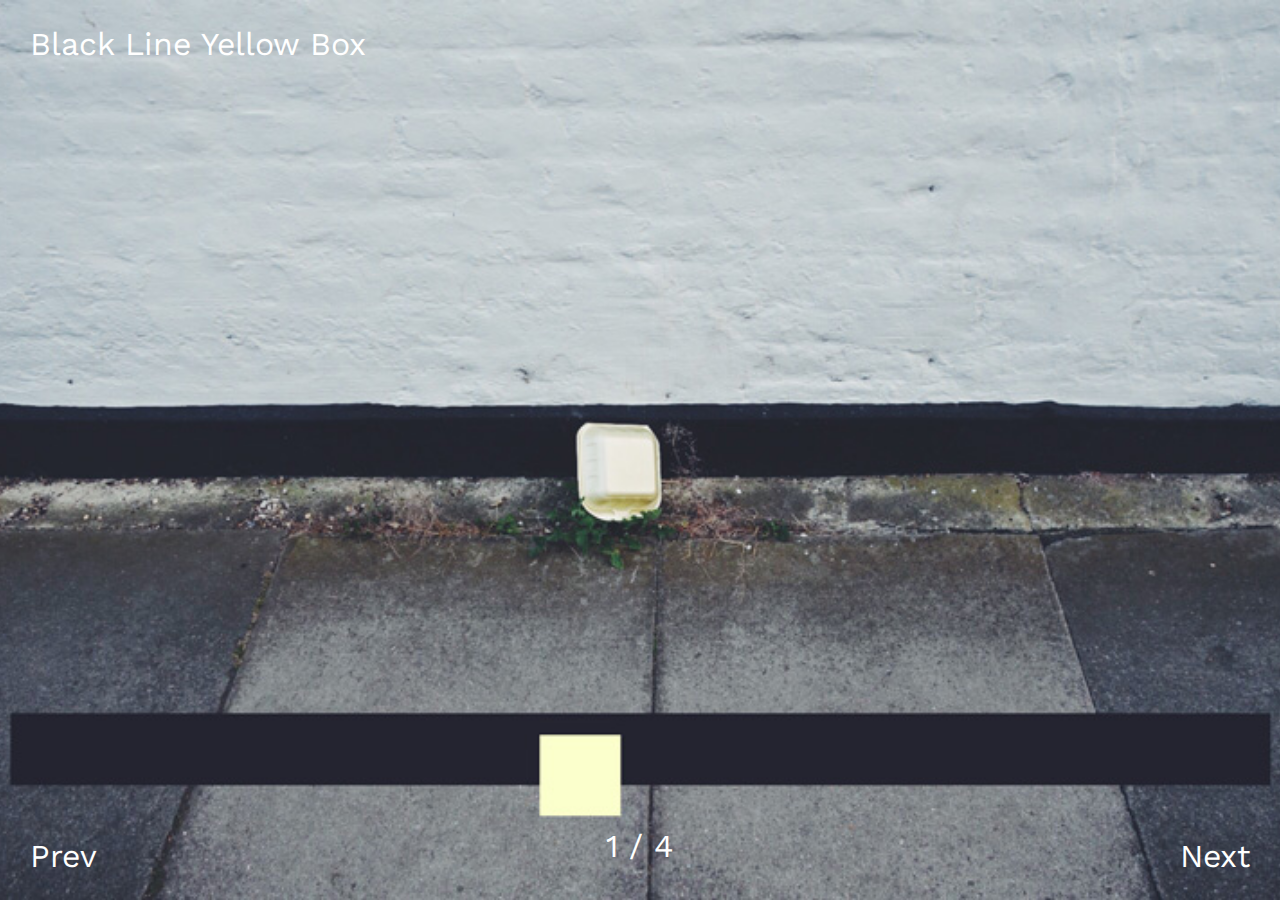
<file: boyce slideshow/index.html>
<!doctype html>
<html>

<head>
    <meta charset="utf-8">
    <meta name="generator" content="SuperHi">
    <meta http-equiv="X-UA-Compatible" content="IE=edge">
    <meta name="viewport" content="width=device-width, initial-scale=1">
    <title>boyce</title>

    <link rel="stylesheet" href="_base.css">
    <link rel="stylesheet" href="_fonts.css">
    <link rel="stylesheet" href="style.css">

</head>

<body>
    <div class="slideshow">
        <div class="holder">
            <div class="slide-1">Black Line Yellow Box</div>
            <div class="slide-2">Bollard Bag Black Grey</div>
            <div class="slide-3">Cardboard Box Metal Panel</div>
            <div class="slide-4">Post Panel Frame</div>
        </div>
    </div>

    <div class="steps">

    </div>

    <a href="#" class="prev">Prev</a>
    <a href="#" class="next">Next</a>

    <script src="jquery.js"></script>
    <script src="main.js"></script>
</body>

</html>
</file>
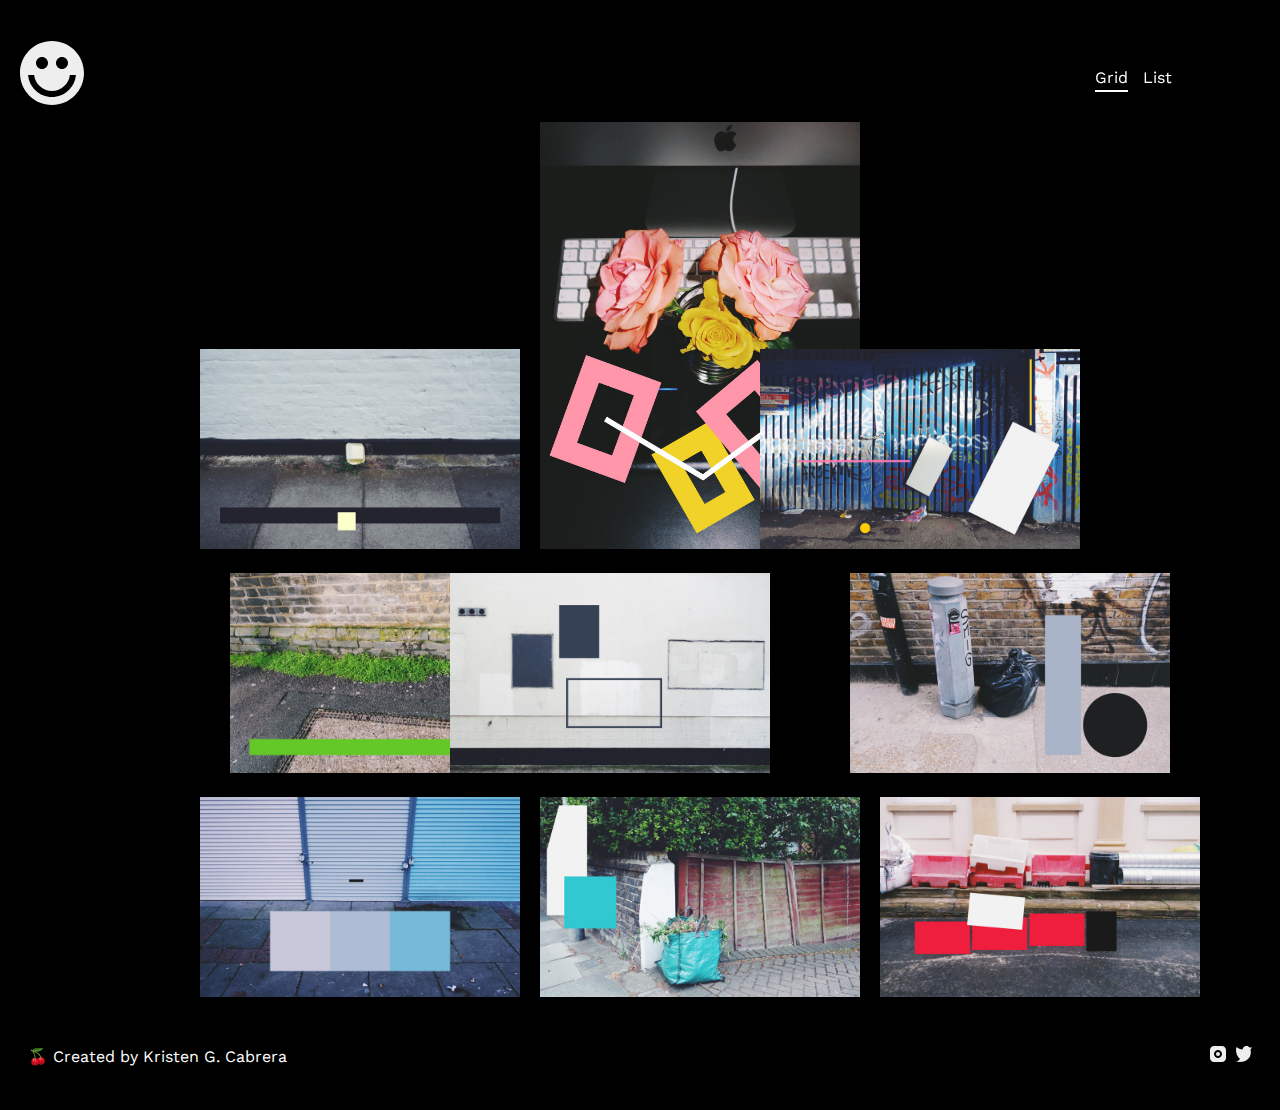
<file: boyce/index.html>
<!doctype html>
<html>

<head>
    <meta charset="utf-8">
    <title>Boyce</title>
    <link rel="stylesheet" href="style.css">
    <link href="https://fonts.googleapis.com/css?family=Work+Sans:400,500" rel="stylesheet">

</head>


<body>
    <header>
        <h1>
            <img src="logo.svg">
        </h1>
        <nav>
            <a class="selected" href="index.html">Grid</a>
            <a href="list.html">List</a>
        </nav>
    </header>

    <section class="photos">
        <div class="photo">
            <div class="overlay">
                <h2>Black Line Yellow Box</h2>
            </div>
            <img src="image_1.jpg">
        </div>
        <div class="photo small">
            <div class="overlay">
                <h2>Desk Flowers</h2>
            </div>
            <img src="image_2.jpg">
        </div>
        <div class="photo">
            <div class="overlay">
                <h2>Fence Sign Reach</h2>
            </div>
            <img src="image_3.jpg">
        </div>
        <div class="photo small">
            <div class="overlay">
                <h2>Green Grass Line</h2>
            </div>
            <img src="image_4.jpg">
        </div>
        <div class="photo large">
            <div class="overlay">
                <h2>Fill Outline</h2>
            </div>
            <img src="image_5.jpg">
        </div>
        <div class="photo small">
            <div class="overlay">
                <h2>Bollard Bag Black Grey</h2>
            </div>
            <img src="image_6.jpg">
        </div>
        <div class="photo">
            <div class="overlay">
                <h2>Three Shutters</h2>
            </div>
            <img src="image_7.jpg">

        </div>
        <div class="photo">
            <div class="overlay">
                <h2>Green Bag White Wall</h2>
            </div>
            <img src="image_8.jpg">
        </div>
        <div class="photo small">
            <div class="overlay">
                <h2>Temporary Barrier Bin</h2>
            </div>
            <img src="image_9.jpg">
        </div>
    </section>
    <footer>
        <p>
            🍒 Created by Kristen G. Cabrera
        </p>
        <nav>
            <a href="https://www.instagram.com/kris10cabrera/"><img src="icon-instagram.svg"></a>
            <a href="https://twitter.com/kris10cabrera"><img src="icon-twitter.svg"></a>

        </nav>
    </footer>





</body>

</html>
</file>
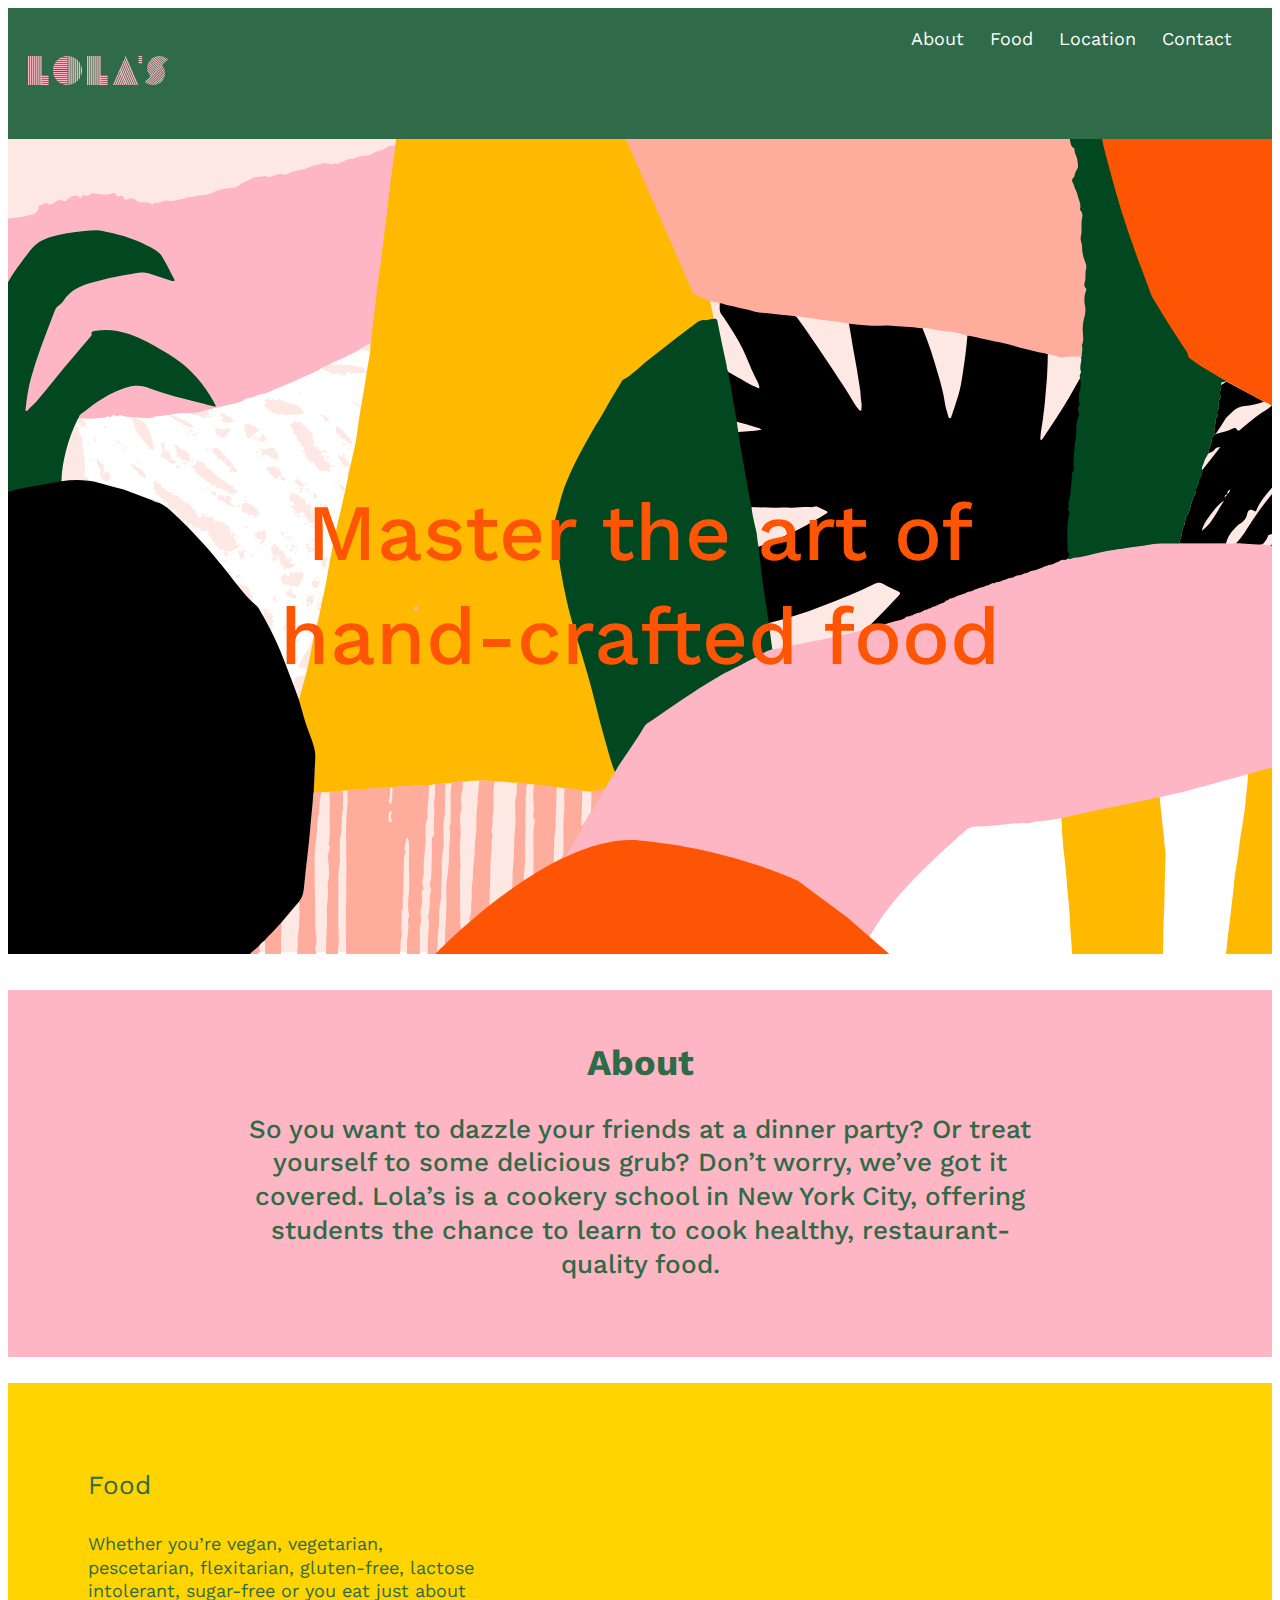
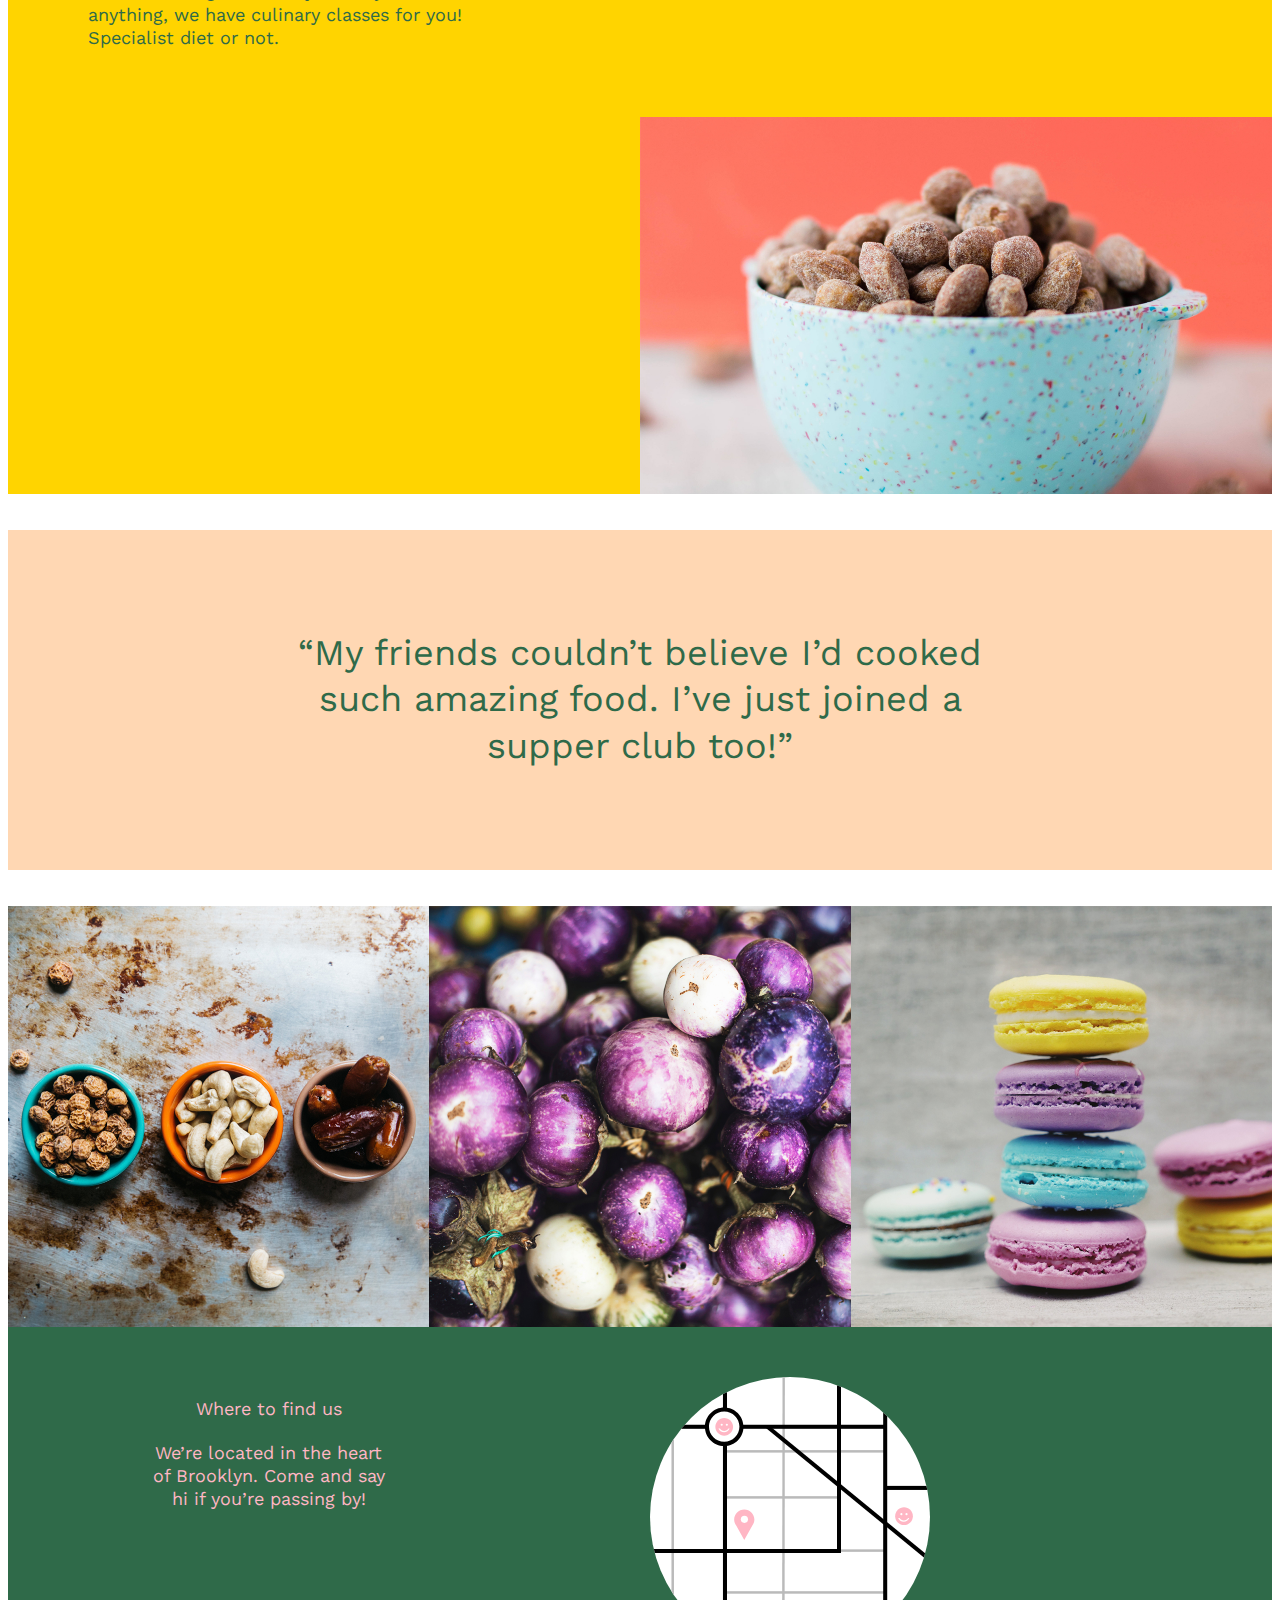
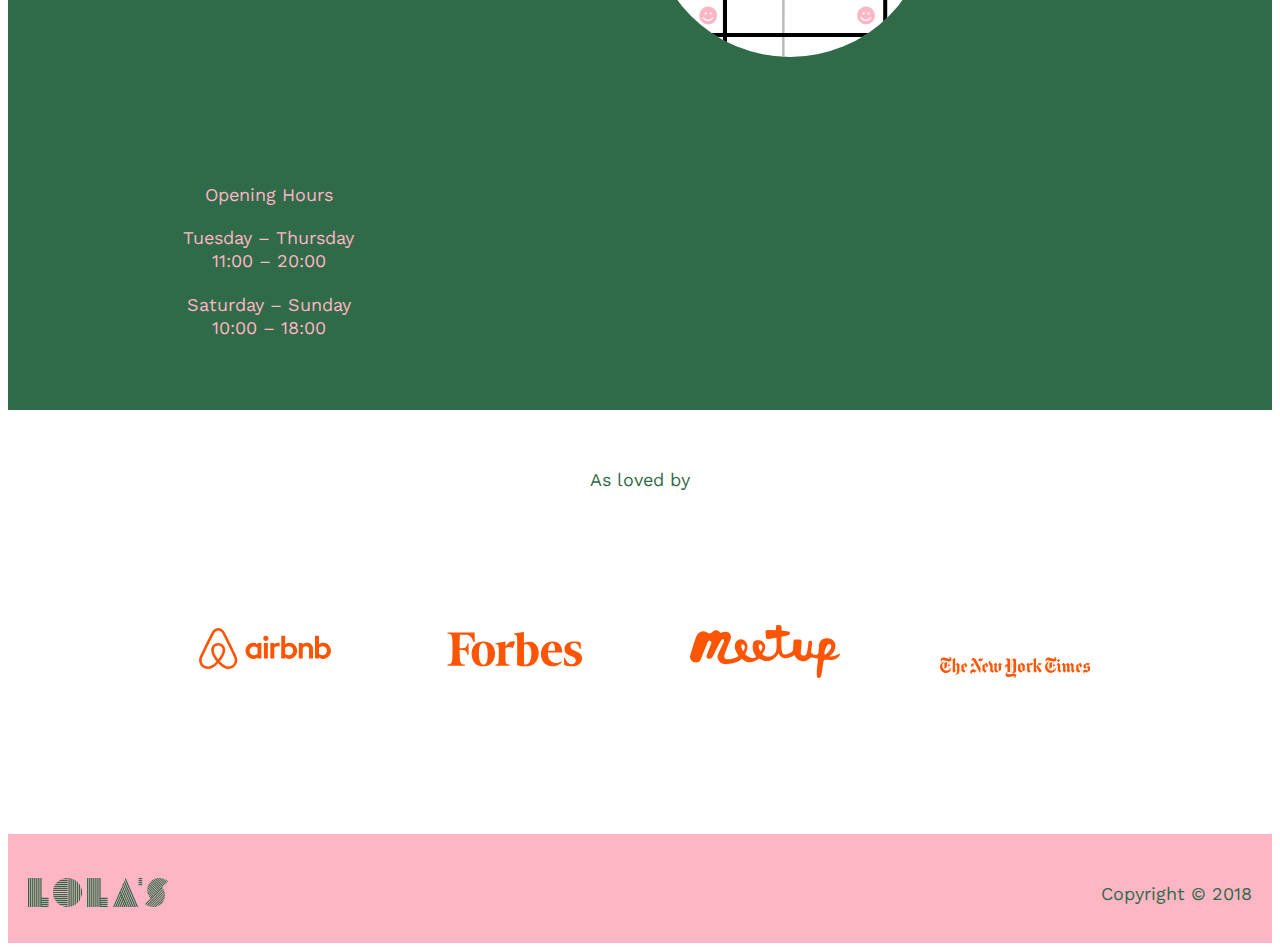
<file: lola/index.html>
<!doctype html>
<html>

<head>
    <meta charset="utf-8">
    <title>Lola</title>
    <link rel="stylesheet" href="style.css">
    <link href="https://fonts.googleapis.com/css?family=Work+Sans:400,500" rel="stylesheet">

</head>


<body>
    <header>
        <h1>
            <img src="logo-pink.svg">
        </h1>
        <nav>
            <a href="#about">About</a>
            <a href="#food">Food</a>
            <a href="#find-us">Location</a>
            <a href="#contact">Contact</a>
        </nav>
    </header>

    <section class="hero">
        <h2>
            Master the art of hand-crafted food
        </h2>
    </section>

    <section id="about">
        <h3>
            About
        </h3>
        <p>
            So you want to dazzle your friends at a dinner party? Or treat yourself to some delicious grub? Don’t worry, we’ve got it covered. Lola’s is a cookery school in New York City, offering students the chance to learn to cook healthy, restaurant-quality food.
        </p>

    </section>

    <section id="food">
        <div class="fooddiv">
            <p>
                Food
            </p>
            <p>
                Whether you’re vegan, vegetarian, pescetarian, flexitarian, gluten-free, lactose intolerant, sugar-free or you eat just about anything, we have culinary classes for you! Specialist diet or not.
            </p>

        </div>
        <div>
            <img src="blue-bowl.jpg">
        </div>
    </section>

    <section class="quote">
        <p>
            “My friends couldn’t believe I’d cooked such amazing food. I’ve just joined a supper club too!”
        </p>
    </section>

    <section class="image">
        <img src="bowls.jpg">
        <img src="vegetables.jpg">
        <img src="macaroons.jpg">
    </section>

    <section id="find-us">
        <div class="directions">
            <p>Where to find us</p>
            <p>We’re located in the heart of Brooklyn. Come and say hi if you’re passing by!</p>
        </div>

        <div class="map">
            <img src="map.svg">
        </div>

        <div class="openingtimes">
            <p>Opening Hours</p>
            <p>Tuesday – Thursday 11:00 – 20:00</p>
            <p>Saturday – Sunday 10:00 – 18:00</p>
        </div>
    </section>

    <section class="logo">
        <p>
            As loved by
        </p>
        <img src="airbnb.svg"><img src="forbes.svg"><img src="meetup.svg"><img src="nyt.svg">

    </section>

    <footer>
        <h1>
            <img src="logo-green.svg">
        </h1>
        <p>
            Copyright &copy; 2018
        </p>
    </footer>
</body>

</html>
</file>
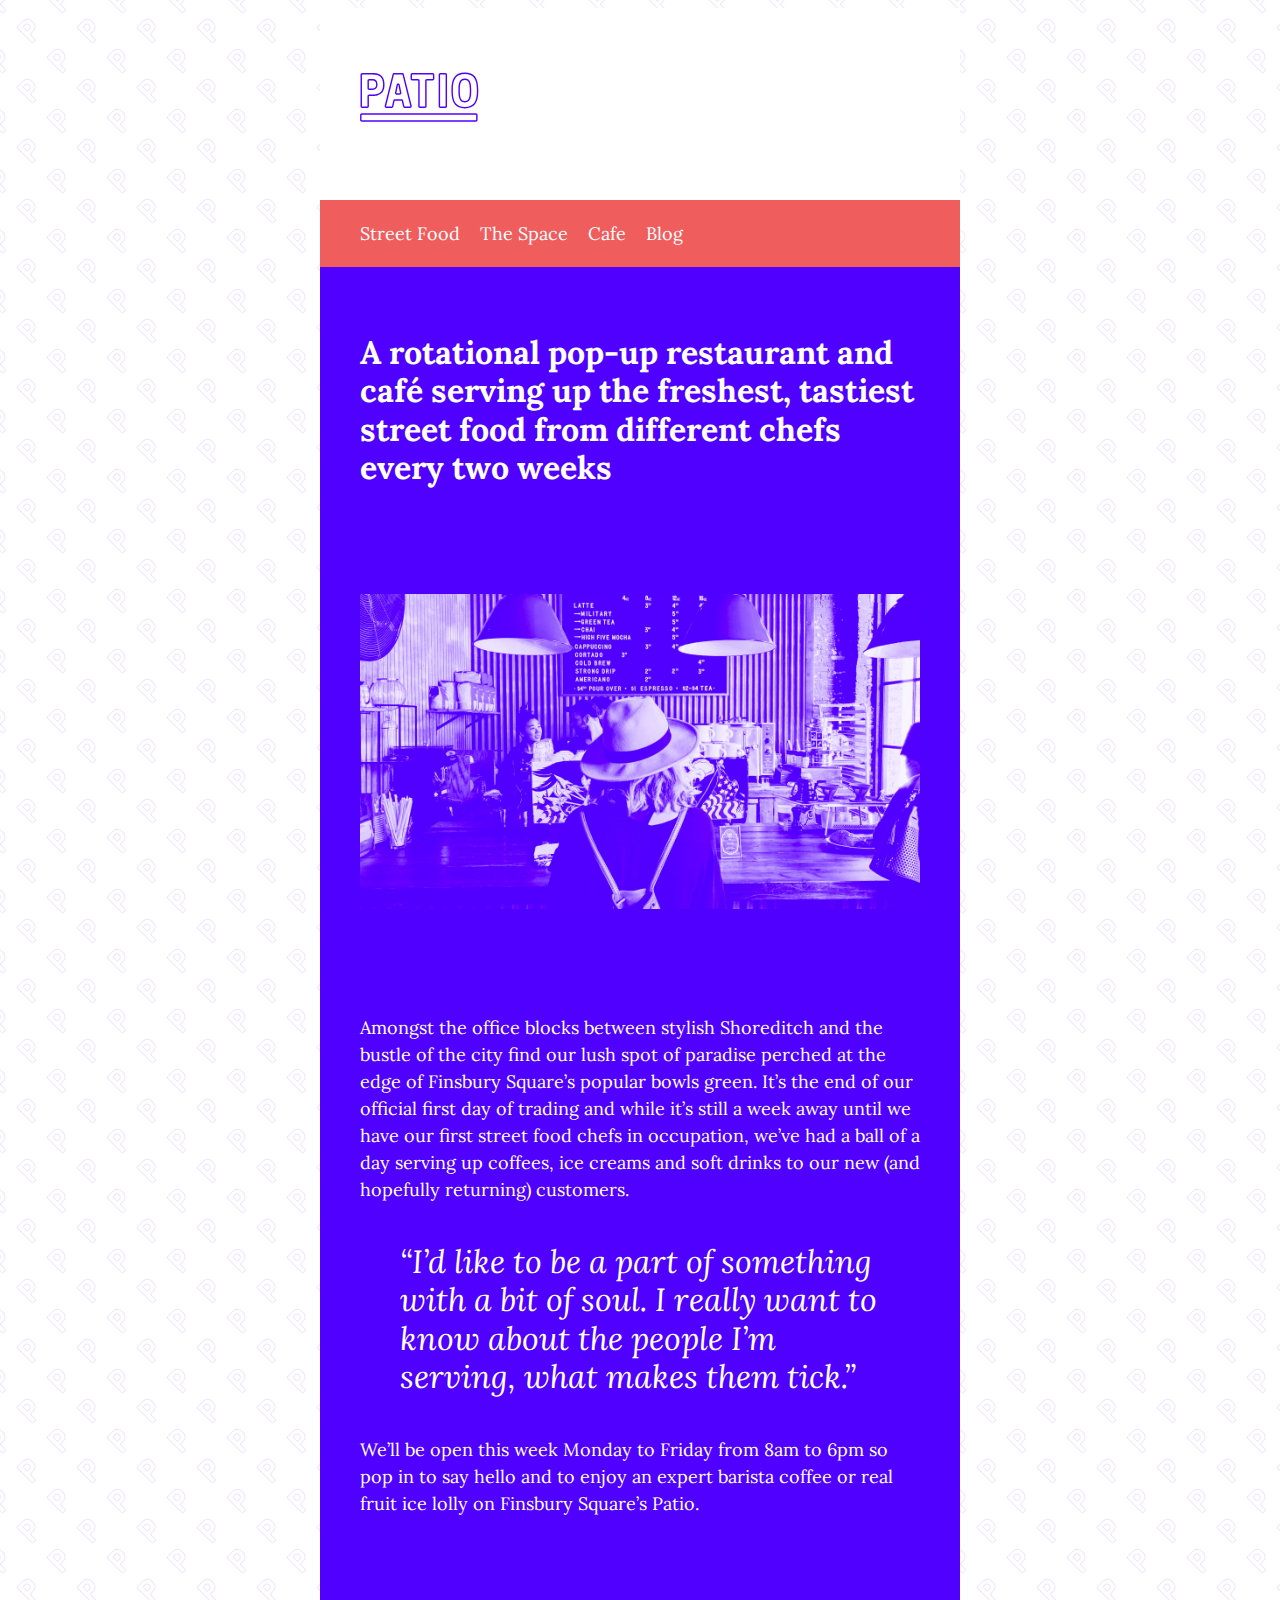
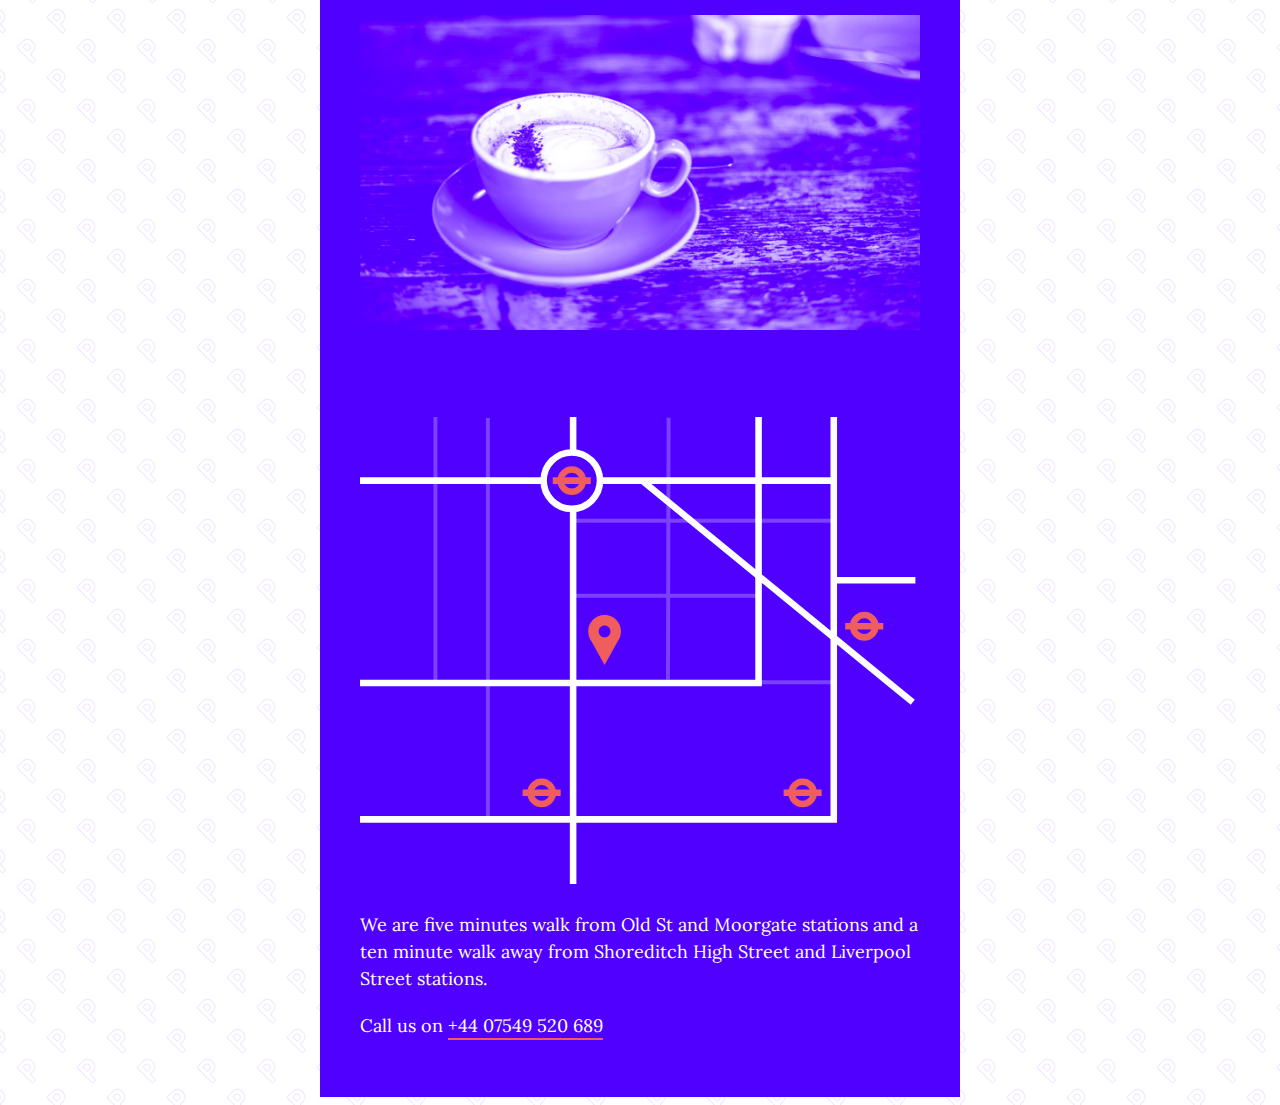
<file: patio/index.html>
<!doctype html>
<html>

<head>
    <meta charset="utf-8">
    <title>Patio</title>
    <link rel="stylesheet" href="style.css">
    <link href="https://fonts.googleapis.com/css?family=Lora" rel="stylesheet">

</head>


<body>
    <header>
        <h1>
            <img src="logo.svg">
            <!--vector file for the web, can export for illustrator or sketch. crystal clear quality-->
        </h1>
    </header>

    <nav>
        <a href="Streetfood.html">Street Food</a>
        <a href="Streetfood.html">The Space</a>
        <a href="Streetfood.html">Cafe</a>
        <a href="Streetfood.html">Blog</a>


    </nav>

    <section>
        <h2>
            A rotational pop-up restaurant and café serving up the freshest, tastiest street food from different chefs every two weeks
        </h2>
    </section>

    <section class="image">
        <img src="store.jpg">
    </section>

    <section>
        <p>
            Amongst the office blocks between stylish Shoreditch and the bustle of the city find our lush spot of paradise perched at the edge of Finsbury Square’s popular bowls green. It’s the end of our official first day of trading and while it’s still a week
            away until we have our first street food chefs in occupation, we’ve had a ball of a day serving up coffees, ice creams and soft drinks to our new (and hopefully returning) customers.
        </p>
        <blockquote>
            “I’d like to be a part of something with a bit of soul. I really want to know about the people I’m serving, what makes them tick.”
        </blockquote>
        <p>
            We’ll be open this week Monday to Friday from 8am to 6pm so pop in to say hello and to enjoy an expert barista coffee or real fruit ice lolly on Finsbury Square’s Patio.
        </p>
    </section>

    <section class="image">
        <img src="coffee.jpg">
    </section>

    <section class="contact">


        <img src="map.svg" class="map">
        <p>
            We are five minutes walk from Old St and Moorgate stations and a ten minute walk away from Shoreditch High Street and Liverpool Street stations.

        </p>
        <p>
            Call us on <a href="tel:+44 07549 520 689">+44 07549 520 689</a>
        </p>


    </section>
</body>

</html>
</file>
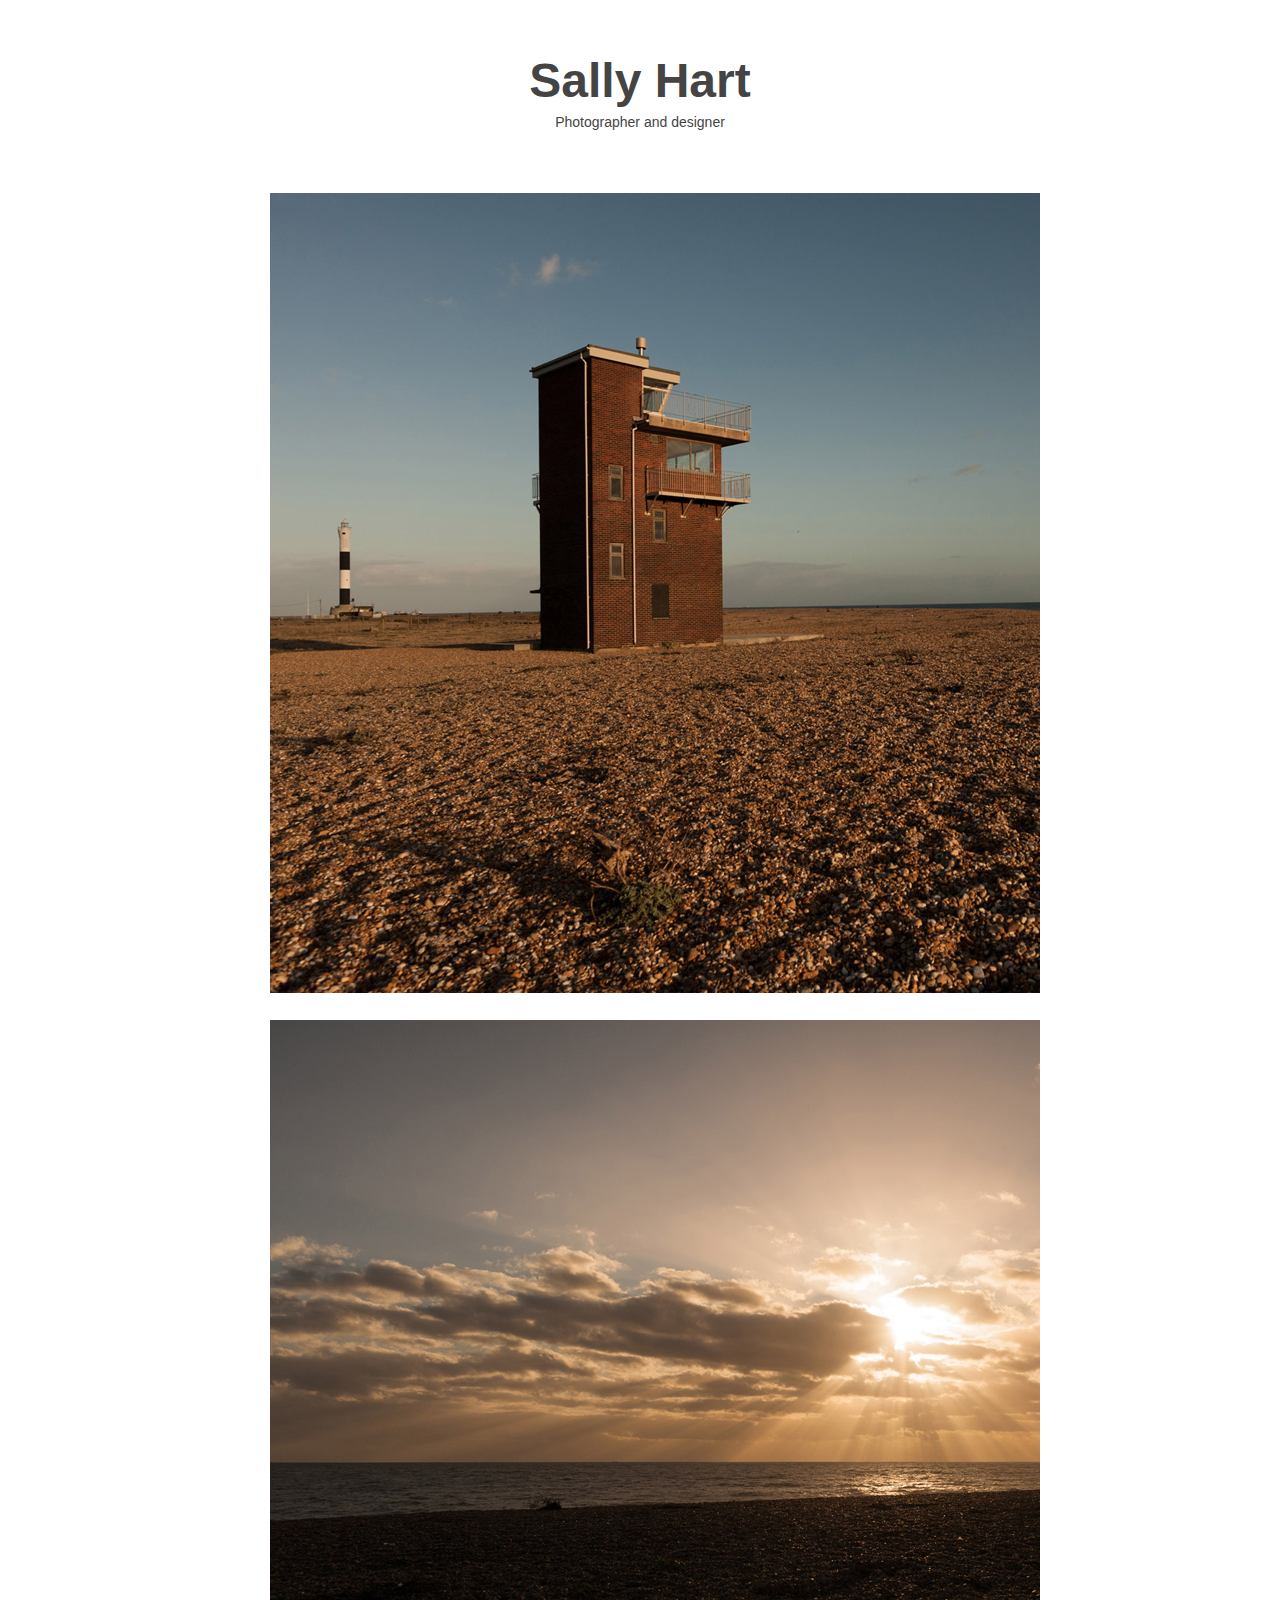
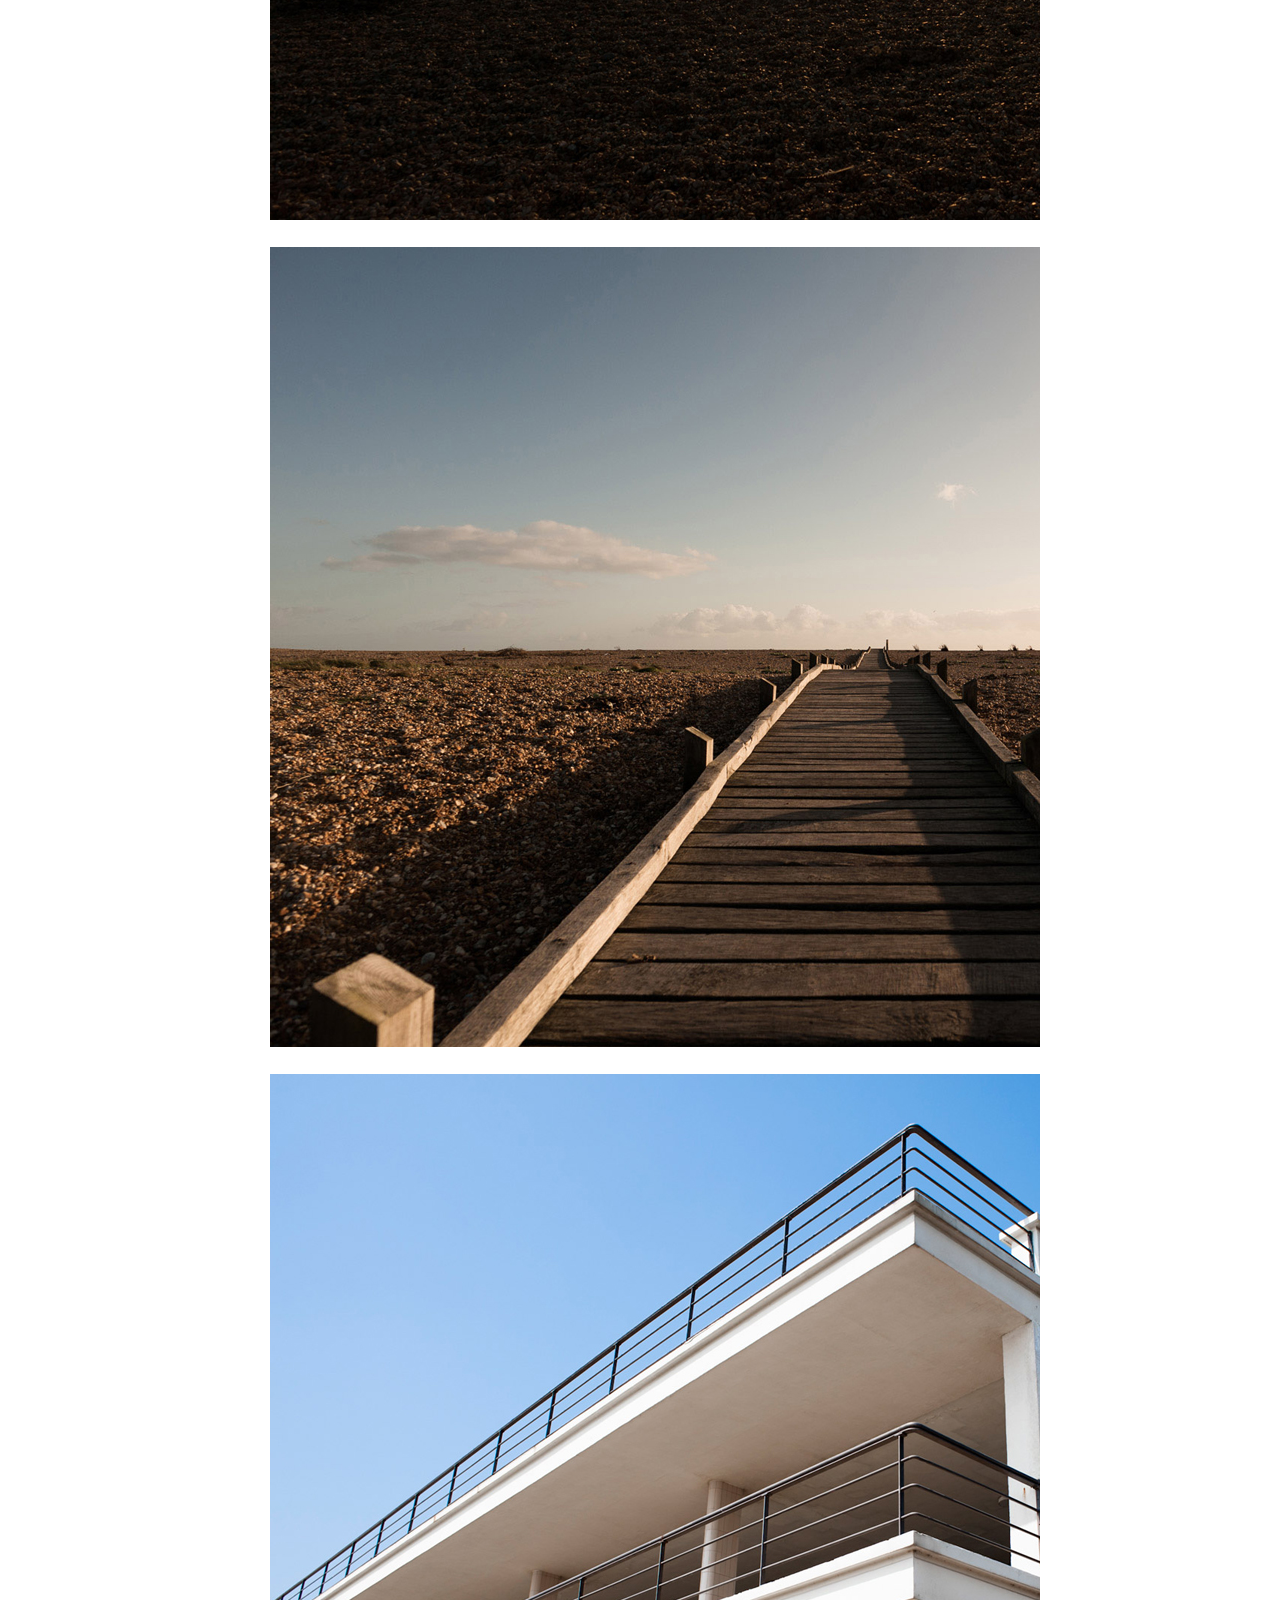
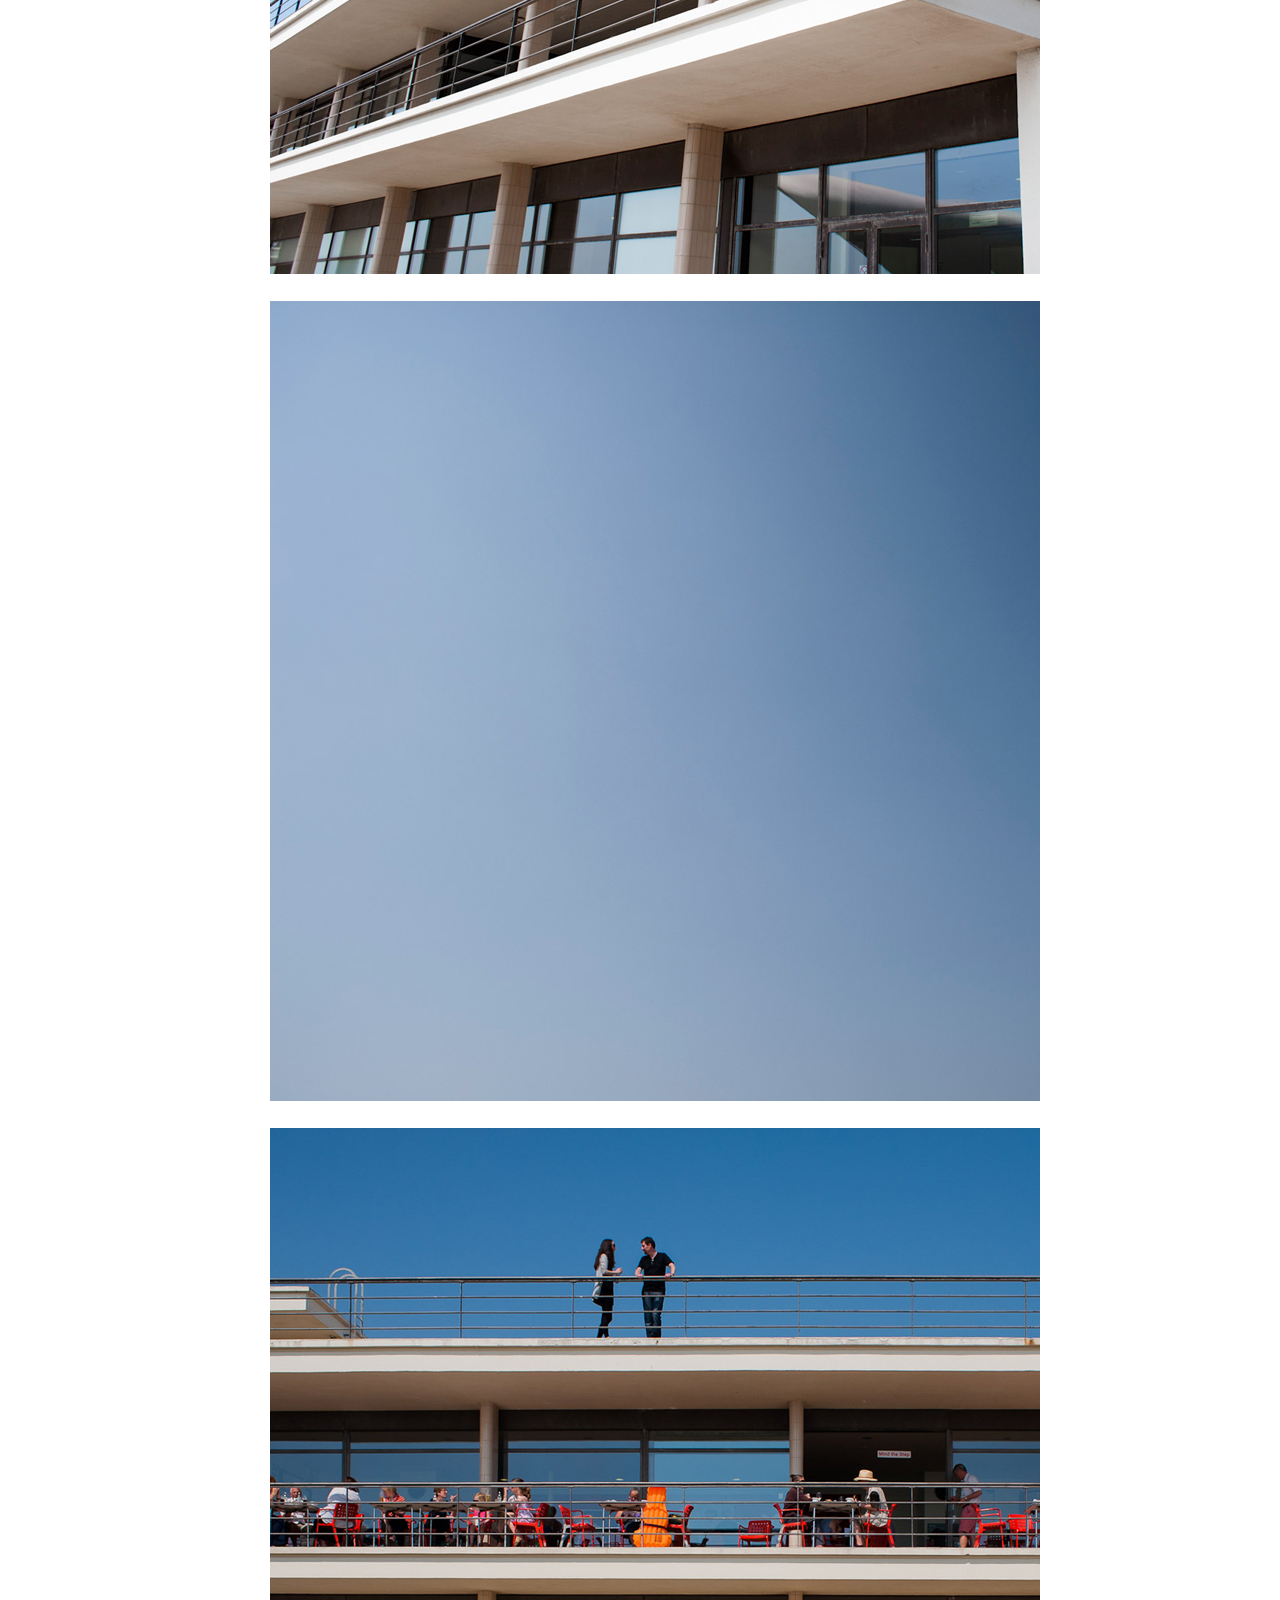
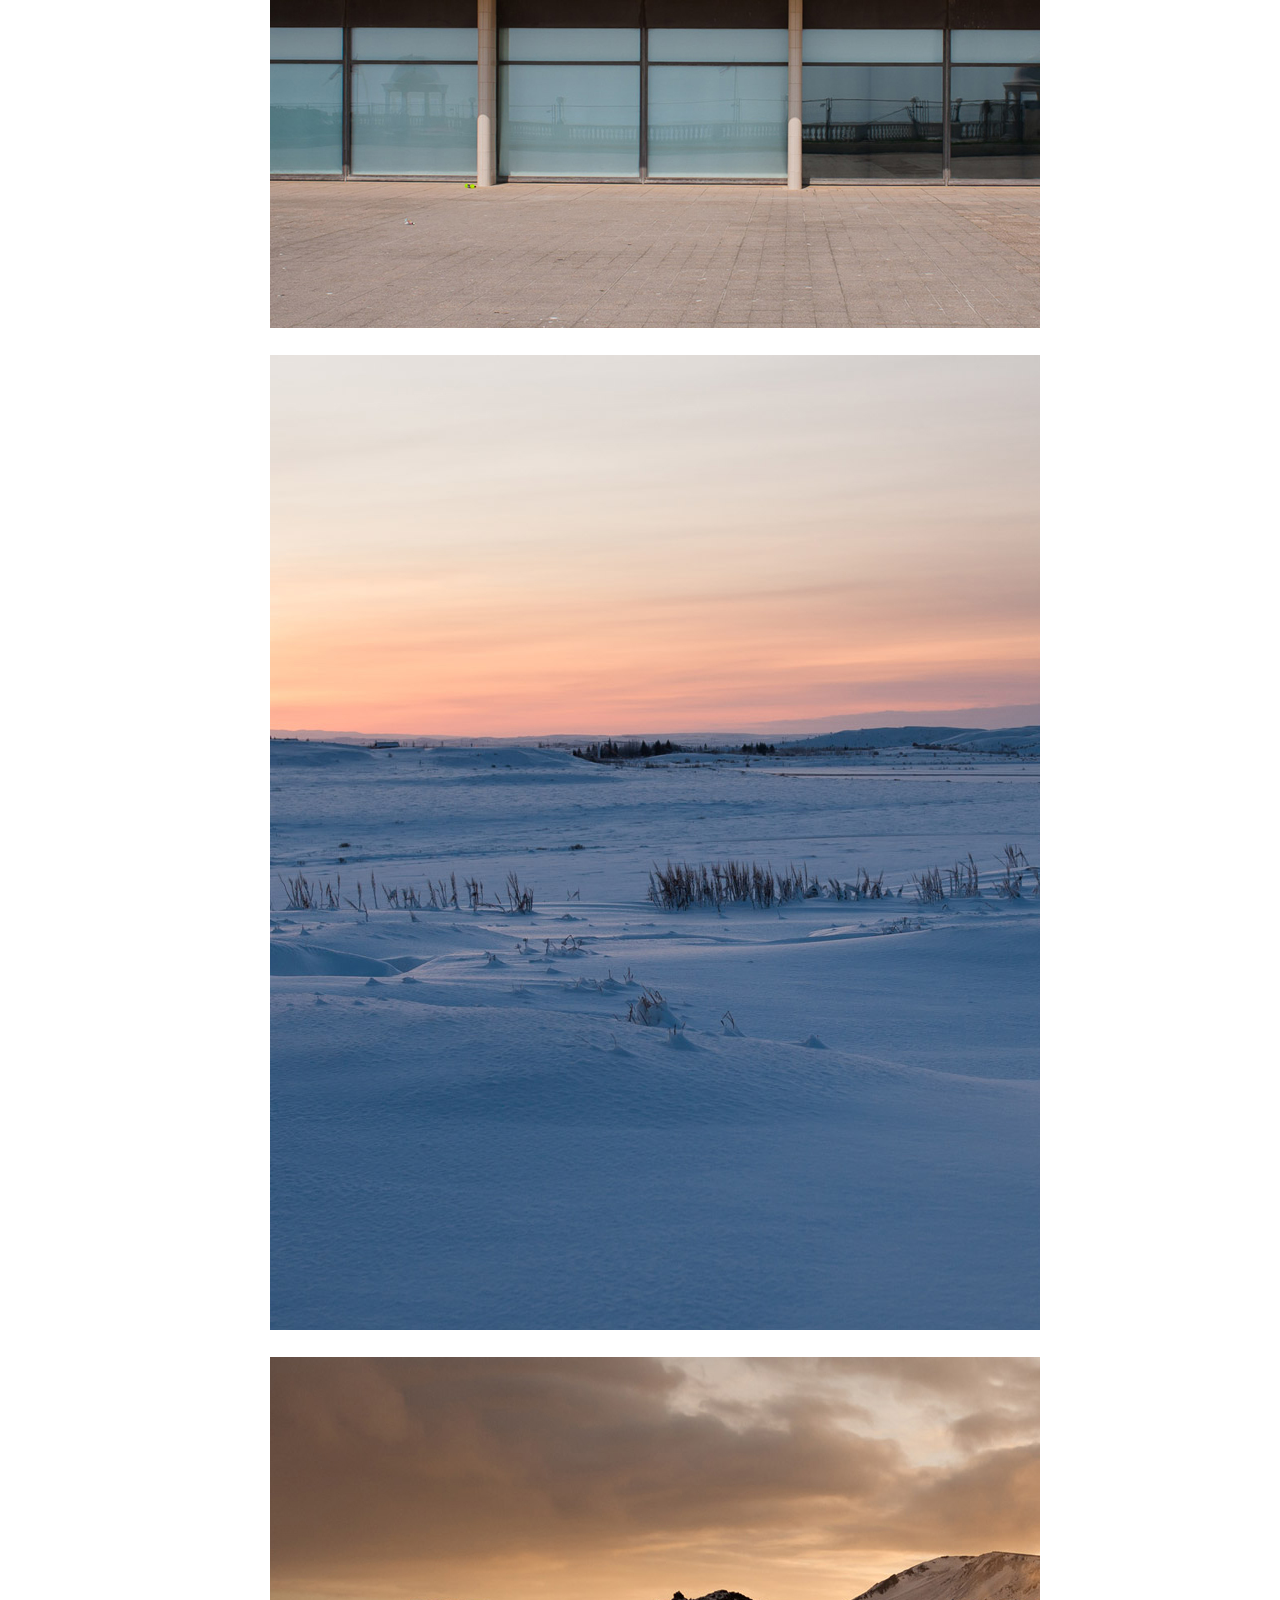
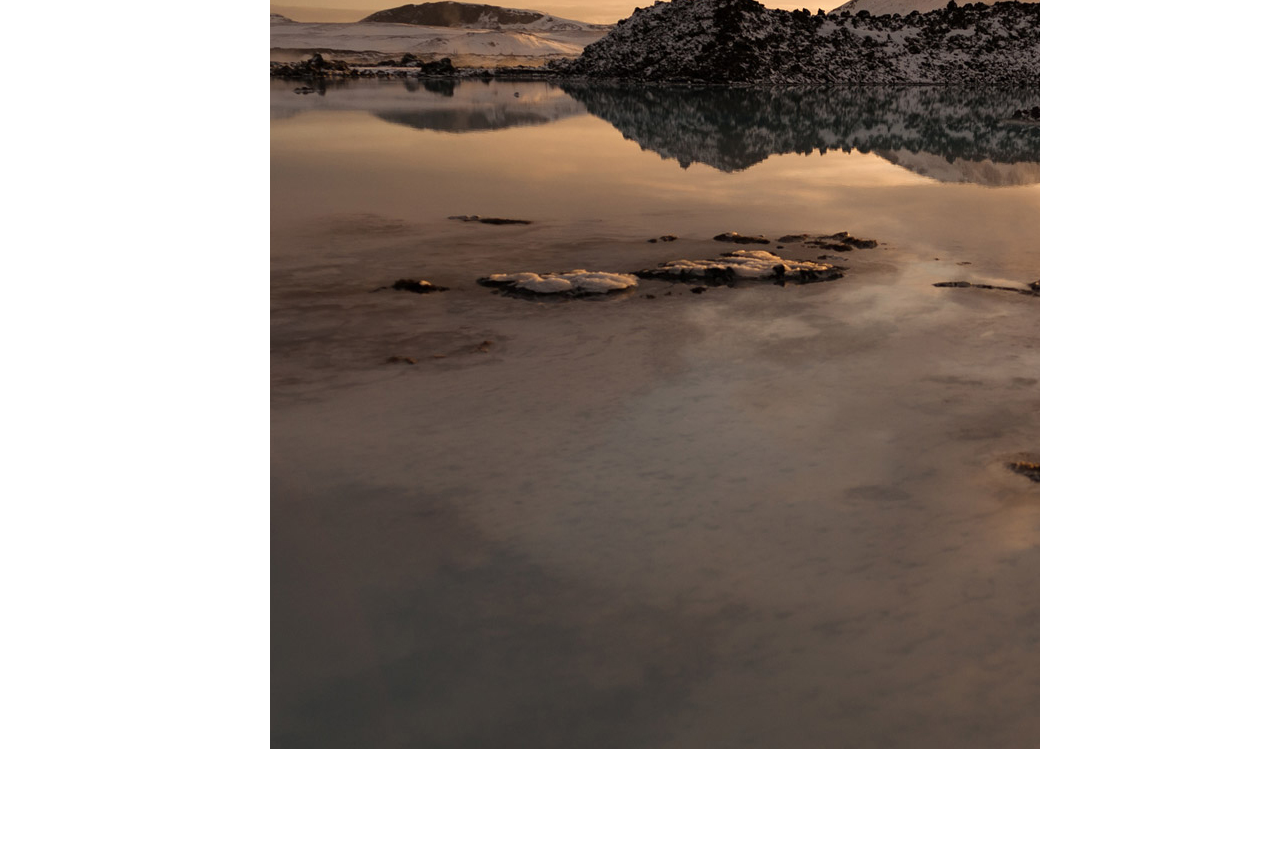
<file: sally-hart lightbox/index.html>
<!doctype html>
<html>

<head>
    <meta charset="utf-8">
    <meta name="generator" content="SuperHi">
    <meta http-equiv="X-UA-Compatible" content="IE=edge">
    <meta name="viewport" content="width=device-width, initial-scale=1">
    <title>week 7</title>

    <link rel="stylesheet" href="style.css">

</head>

<body>
    <header>
        <h1>Sally Hart</h1>
        <h2>Photographer and designer</h2>
    </header>

    <article class="photos">
        <a href="sally_1.jpg">
            <img src="assets/sally_1.jpg">
        </a>
        <a href="sally_2.jpg">
            <img src="assets/sally_2.jpg">
        </a>
        <a href="sally_3.jpg">
            <img src="assets/sally_3.jpg">
        </a>
        <a href="sally_4.jpg">
            <img src="assets/sally_4.jpg">
        </a>
        <a href="sally_5.jpg">
            <img src="assets/sally_5.jpg">
        </a>
        <a href="sally_6.jpg">
            <img src="assets/sally_6.jpg">
        </a>
        <a href="sally_7.jpg">
            <img src="assets/sally_7.jpg">
        </a>
        <a href="sally_8.jpg">
            <img src="assets/sally_8.jpg">
        </a>
    </article>

    <div class="modal">
        <div class="modal-background"></div>
        <div class="modal-close">Close</div>
        <div class="modal-content"></div>
    </div>

    <script src="jquery.js"></script>
    <script src="modal.js"></script>



















</body>

</html>
</file>
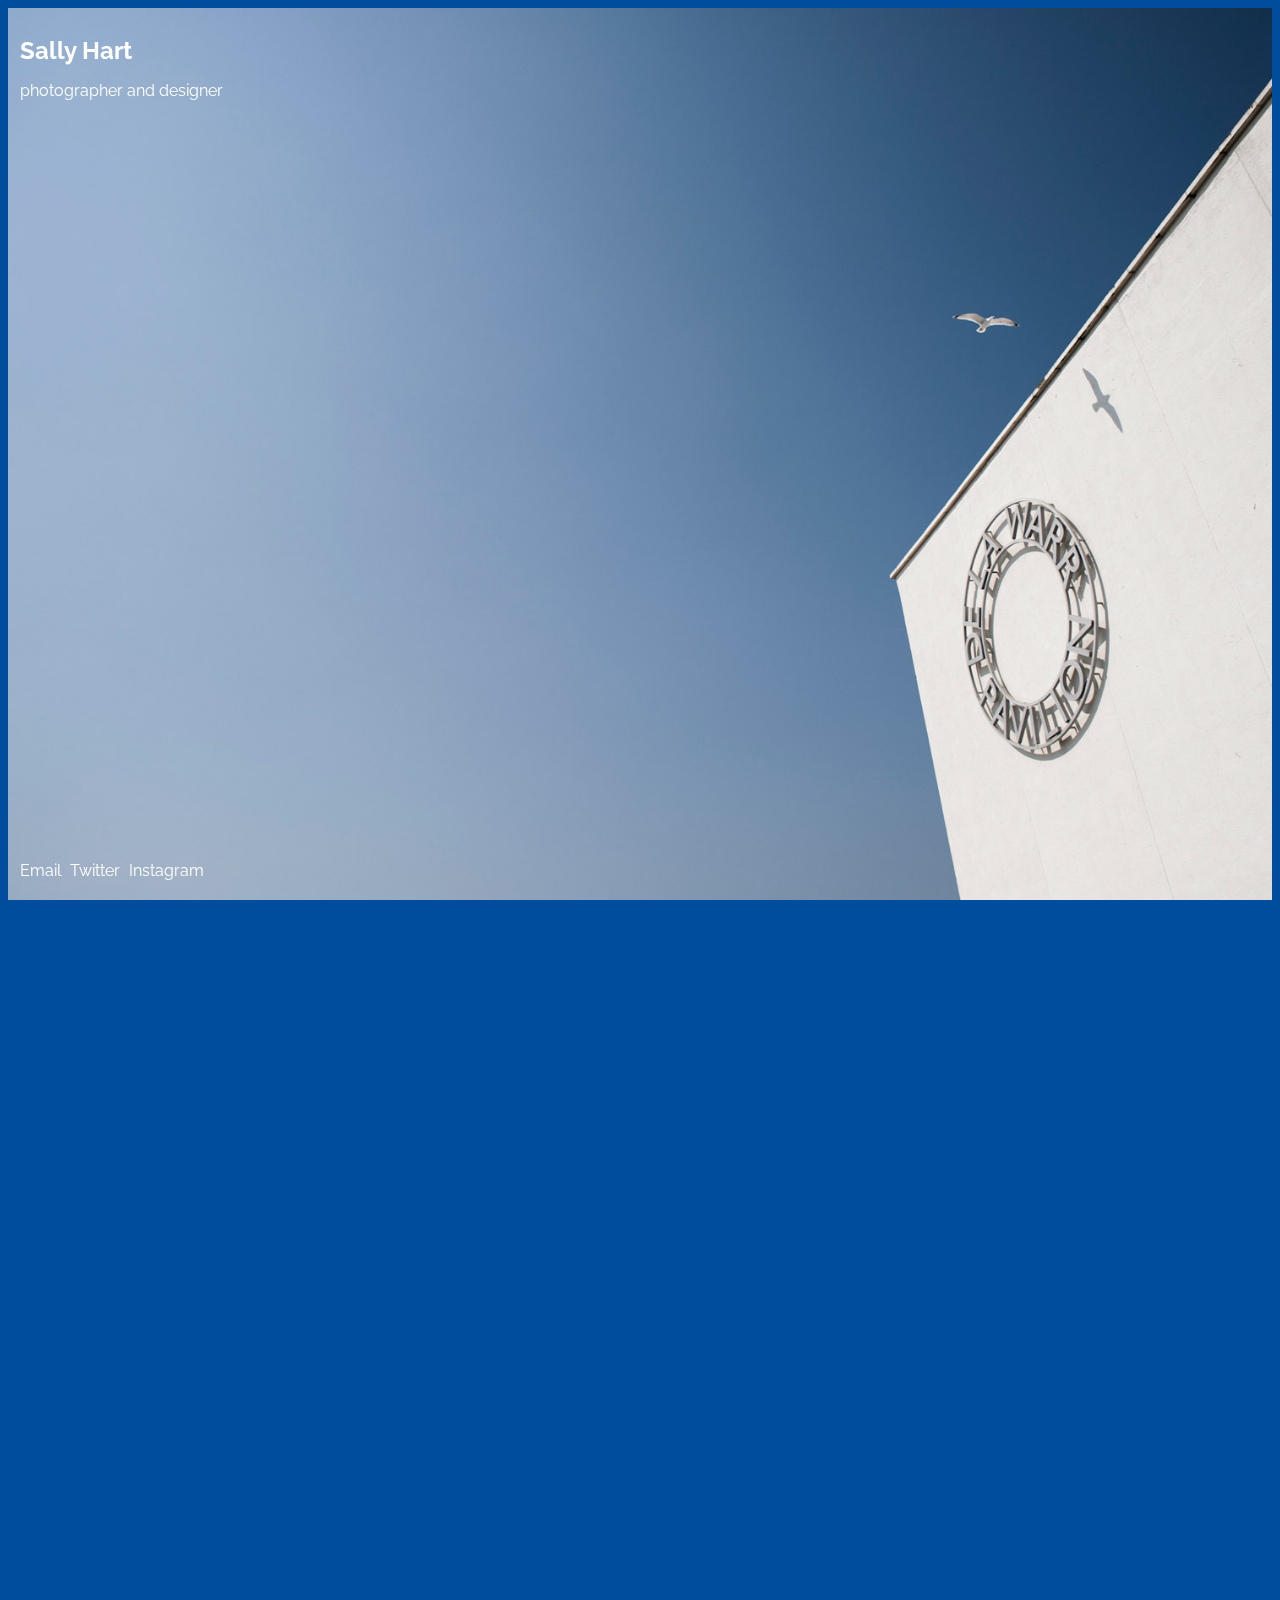
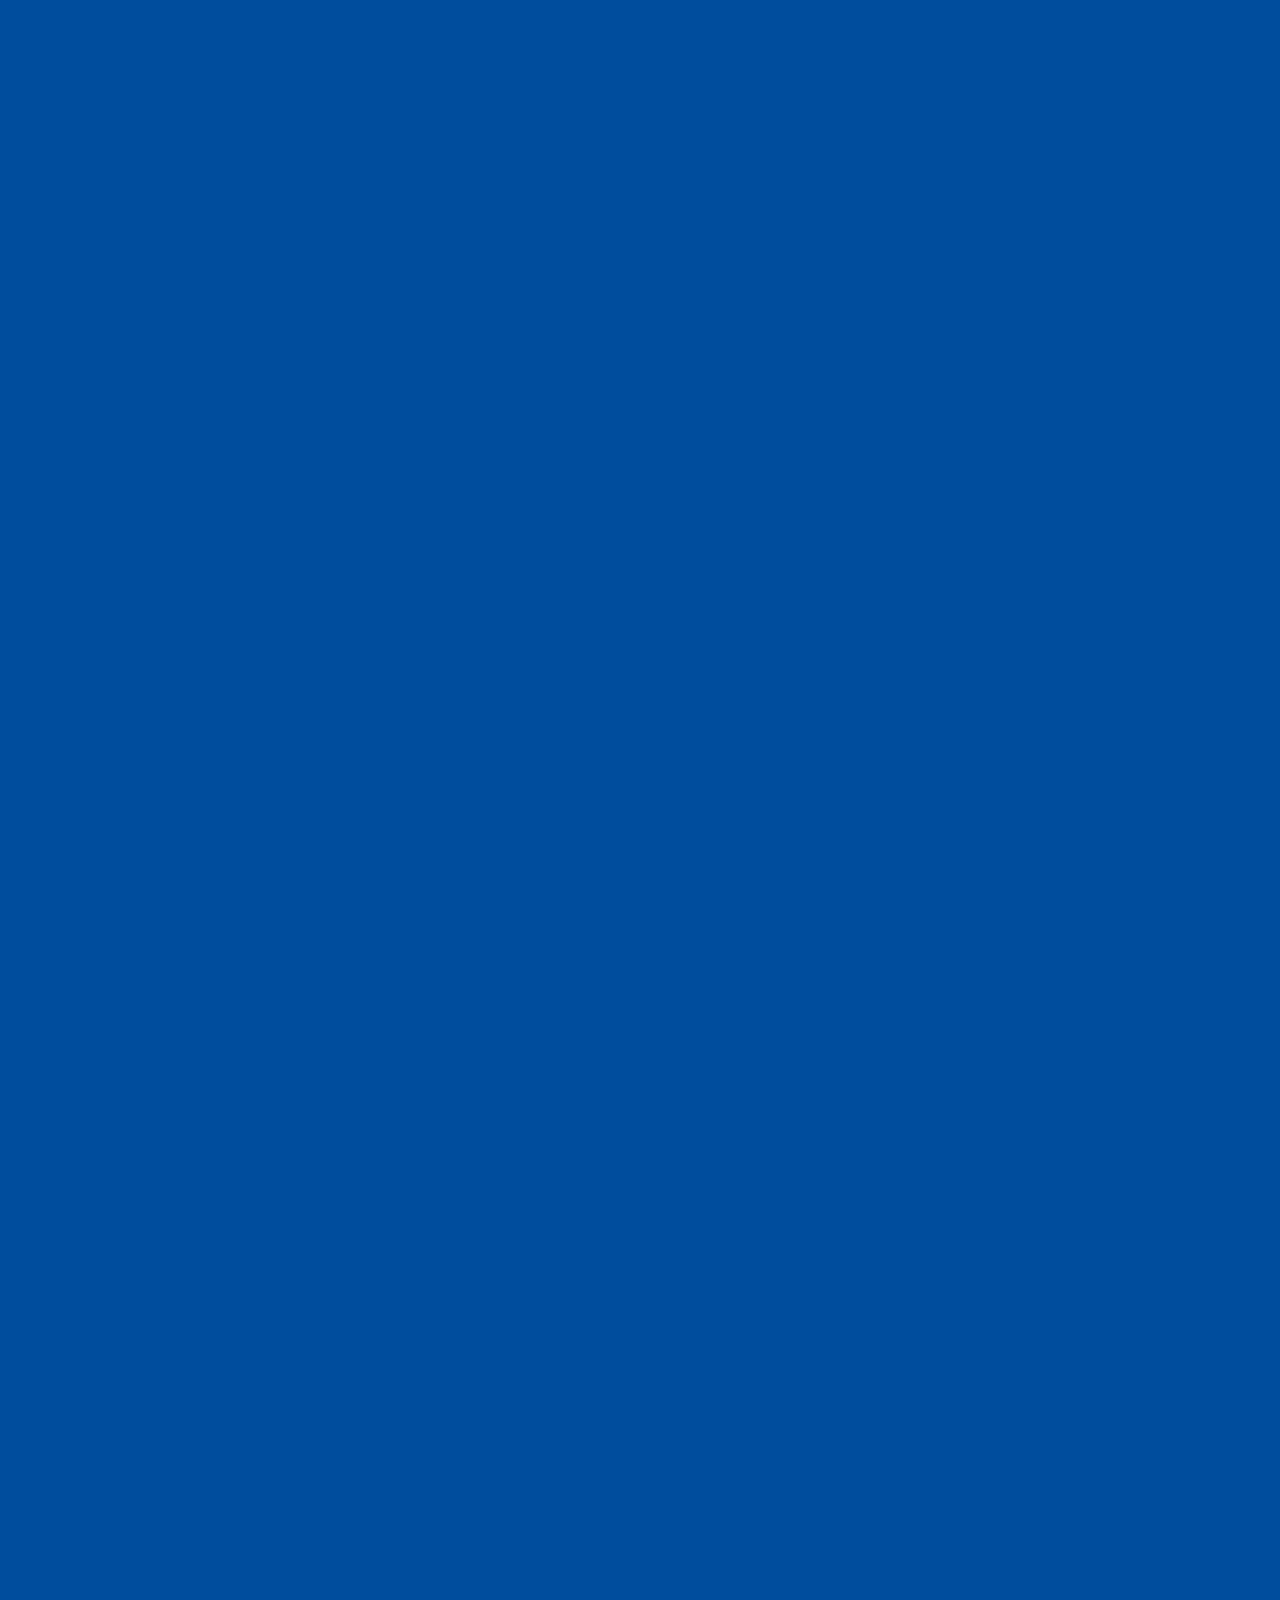
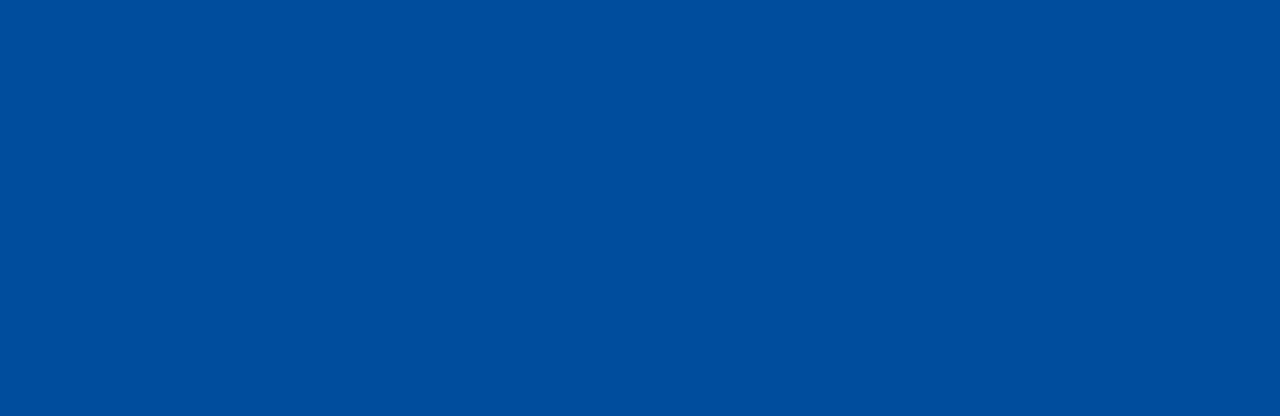
<file: sally-hart/index.html>
<!doctype html>
<html>

<head>
    <meta charset="utf-8">
    <title>Sally Hart</title>
    <link href="https://fonts.googleapis.com/css?family=Raleway:400,700" rel="stylesheet">
    <link rel="stylesheet" href="style.css"> </head>

<body>
    <header>
        <h1>
            Sally Hart
        </h1>
        <p>
            photographer and designer
        </p>
    </header>

    <section class="image1">
    </section>
    <section class="image2">
    </section>
    <section class="image3">
    </section>
    <section class="image4">
    </section>
    <footer>
        <a href="mailto:contact@sallyhart.com">Email</a>
        <a href="https://twitter.com/kris10cabrera">Twitter</a>
        <a href="https://instagram.com/kris10cabrera">Instagram</a>

    </footer>
</body>

</html>
</file>
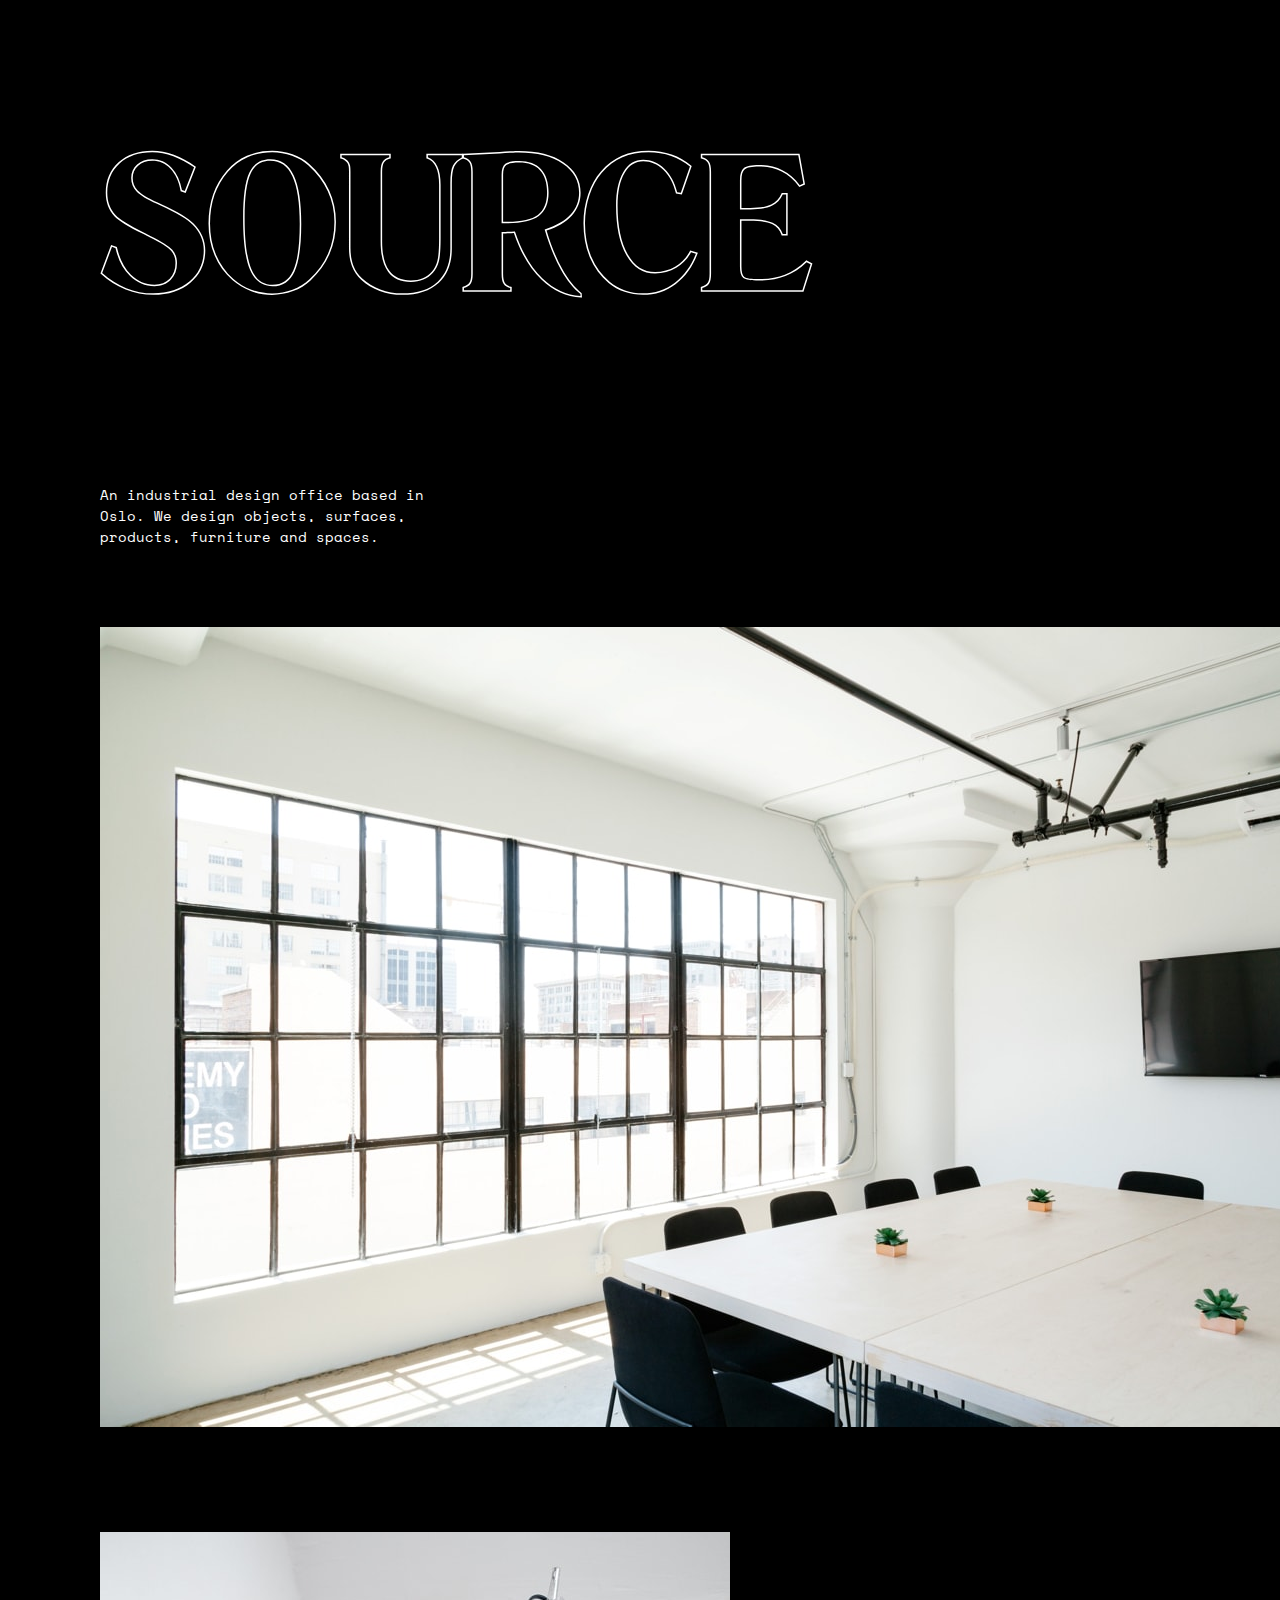
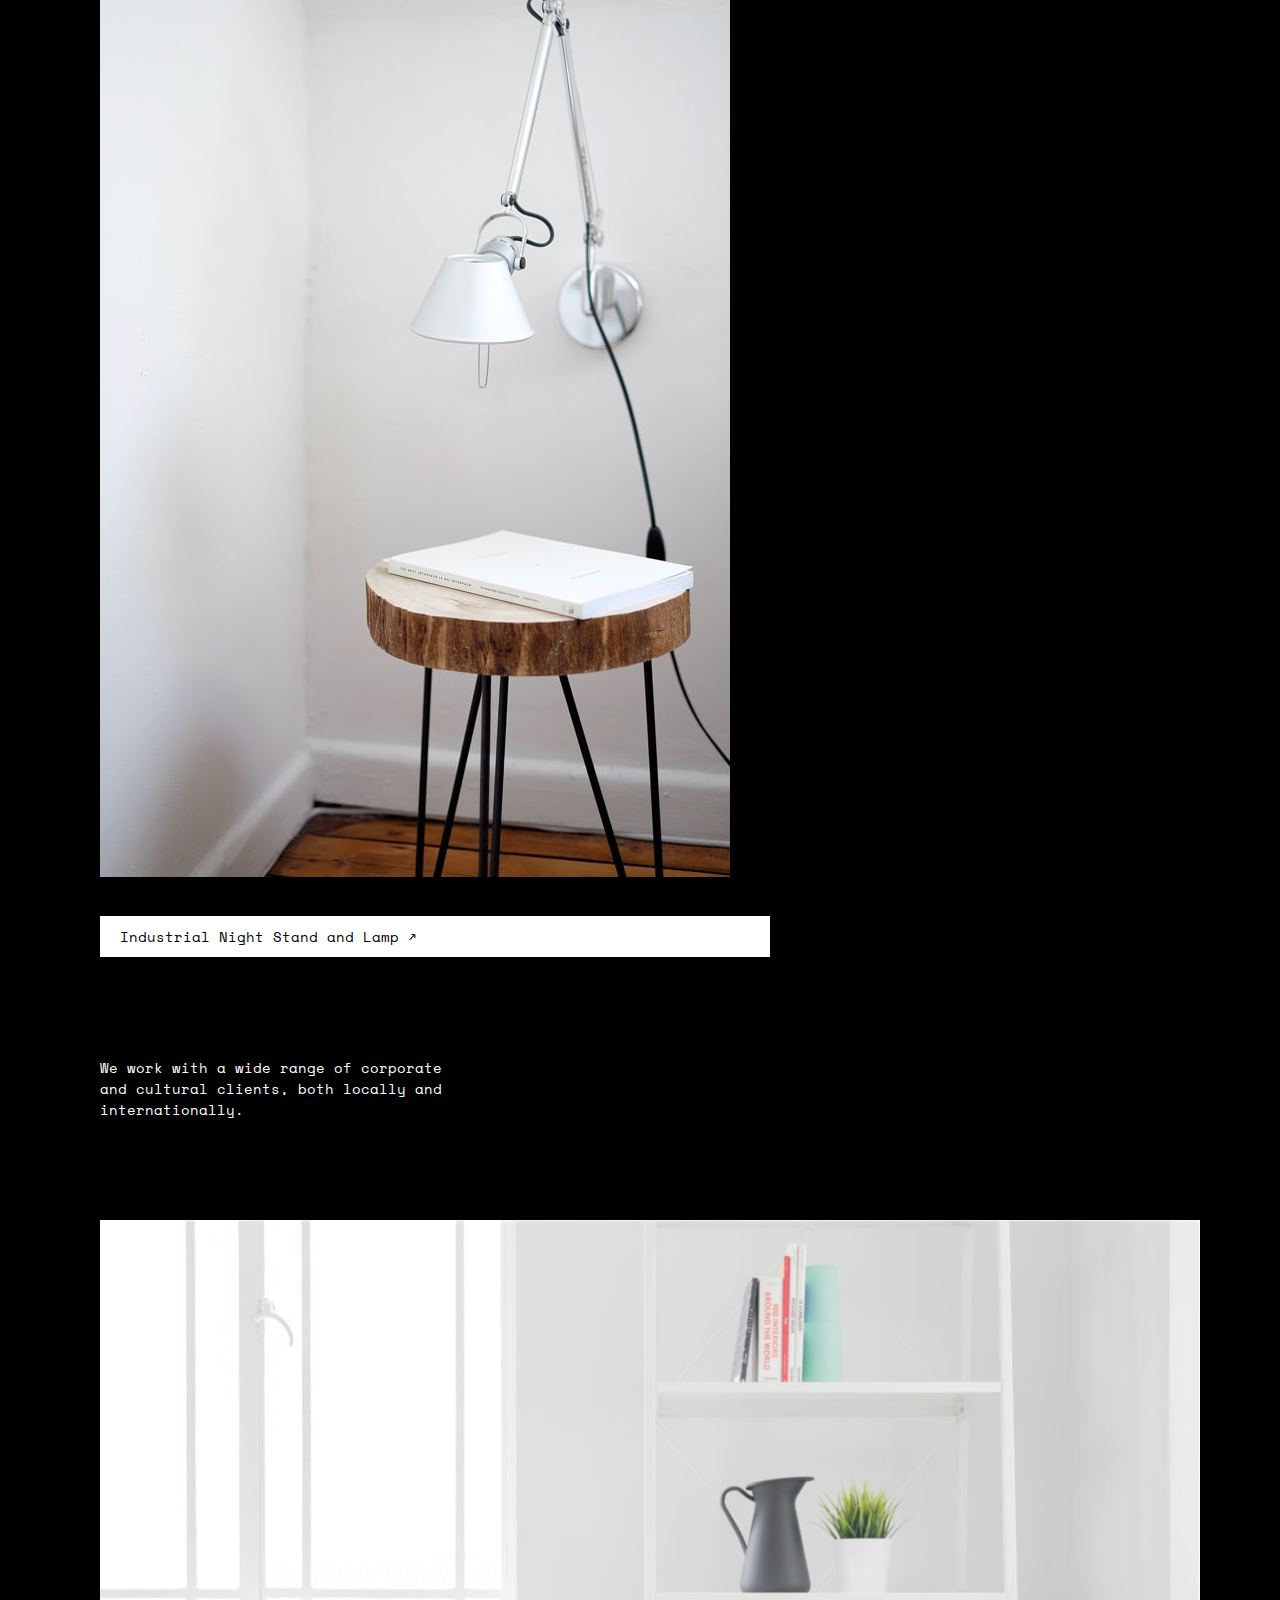
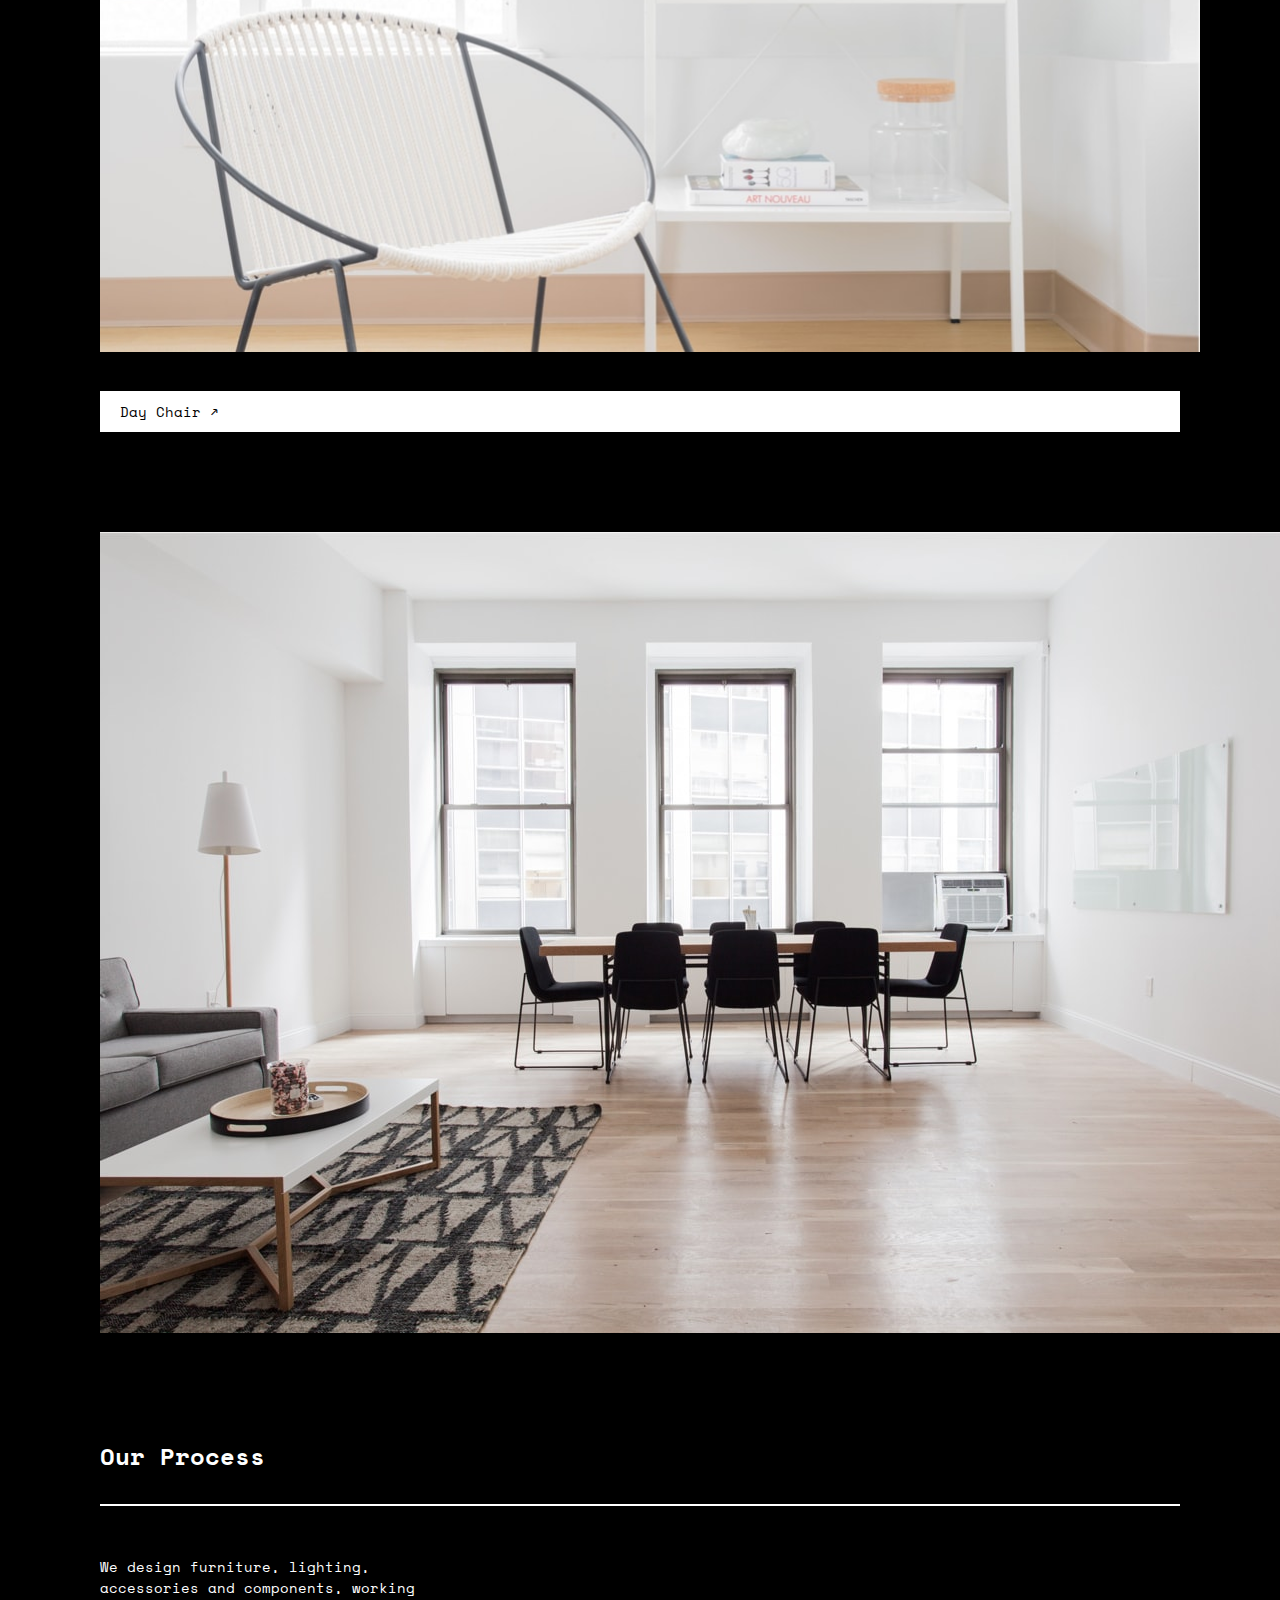
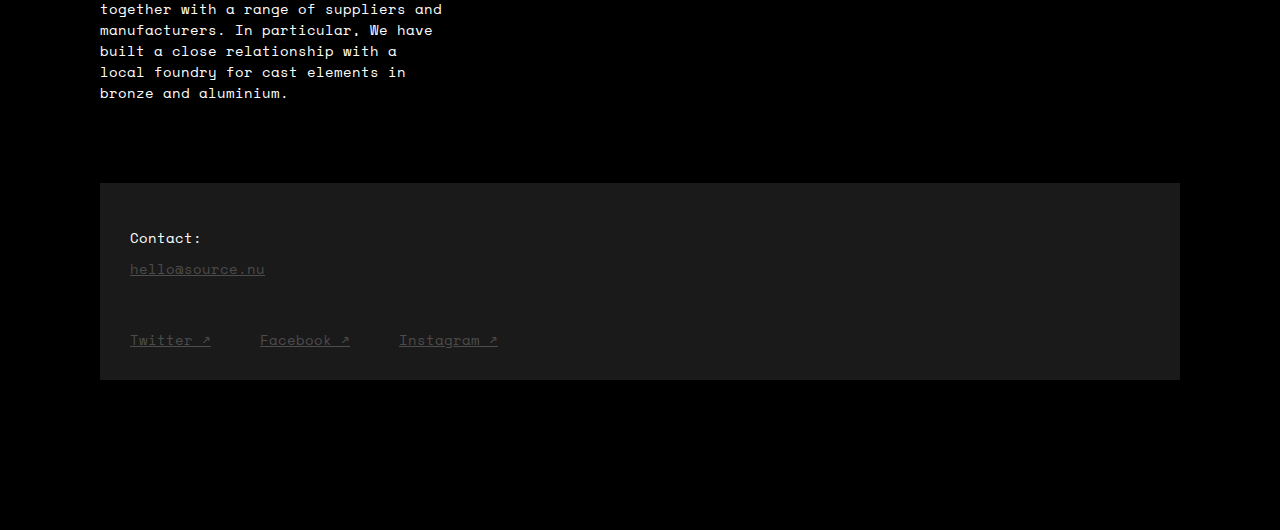
<file: source/index.html>
<!doctype html>
<html>

<head>
    <meta charset="utf-8">
    <title>Source</title>
    <link rel="stylesheet" href="style.css">
</head>

<body>
    <header>
        <h1>
            <img src="logo.svg">
        </h1>
    </header>
    <section>
        <p>
            An industrial design office based in Oslo. We design objects, surfaces, products, furniture and spaces.
        </p>
    </section>
    <section class="image1">
        <img src="image_1.jpg">
    </section>
    <section class="image2">
        <img src="image_2.jpg">
        <p>
            Industrial Night Stand and Lamp ↗
        </p>
    </section>
    <section class="widerange">
        <p>
            We work with a wide range of corporate and cultural clients, both locally and internationally.
        </p>
    </section>
    <section class="image3">
        <img src="image_3.jpg">
        <p>
            Day Chair ↗
        </p>
    </section>

    <section class="image4">
        <img src="image_4.jpg">
        <h2>
            Our Process
        </h2>
    </section>
    <section class="further">
        <p>
            We design furniture, lighting, accessories and components, working together with a range of suppliers and manufacturers. In particular, We have built a close relationship with a local foundry for cast elements in bronze and aluminium.
        </p>
    </section>
    <footer>
        <p>Contact:
        </p>
        <a>hello@source.nu</a>
        <div class="links">
            <a>Twitter ↗</a>
            <a>Facebook ↗</a>
            <a>Instagram ↗</a>
        </div>


    </footer>
</body>

</html>
</file>
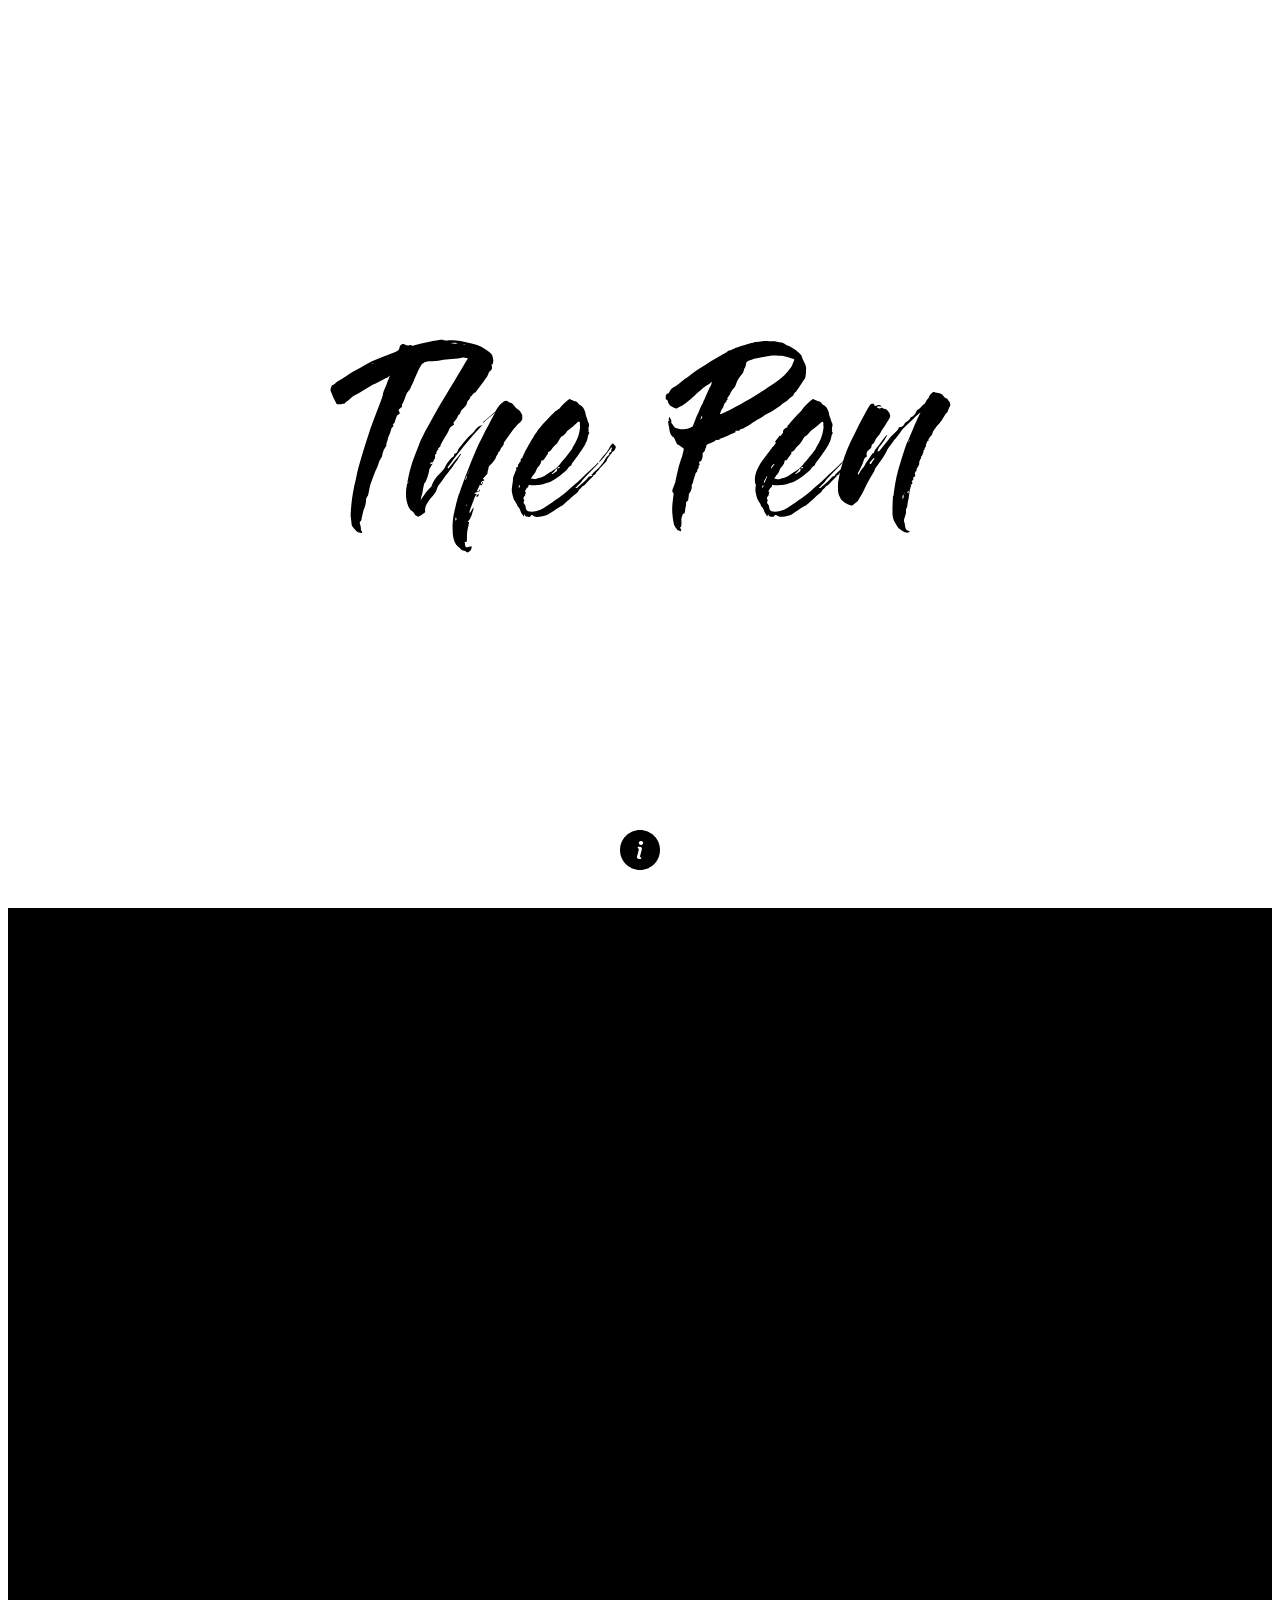
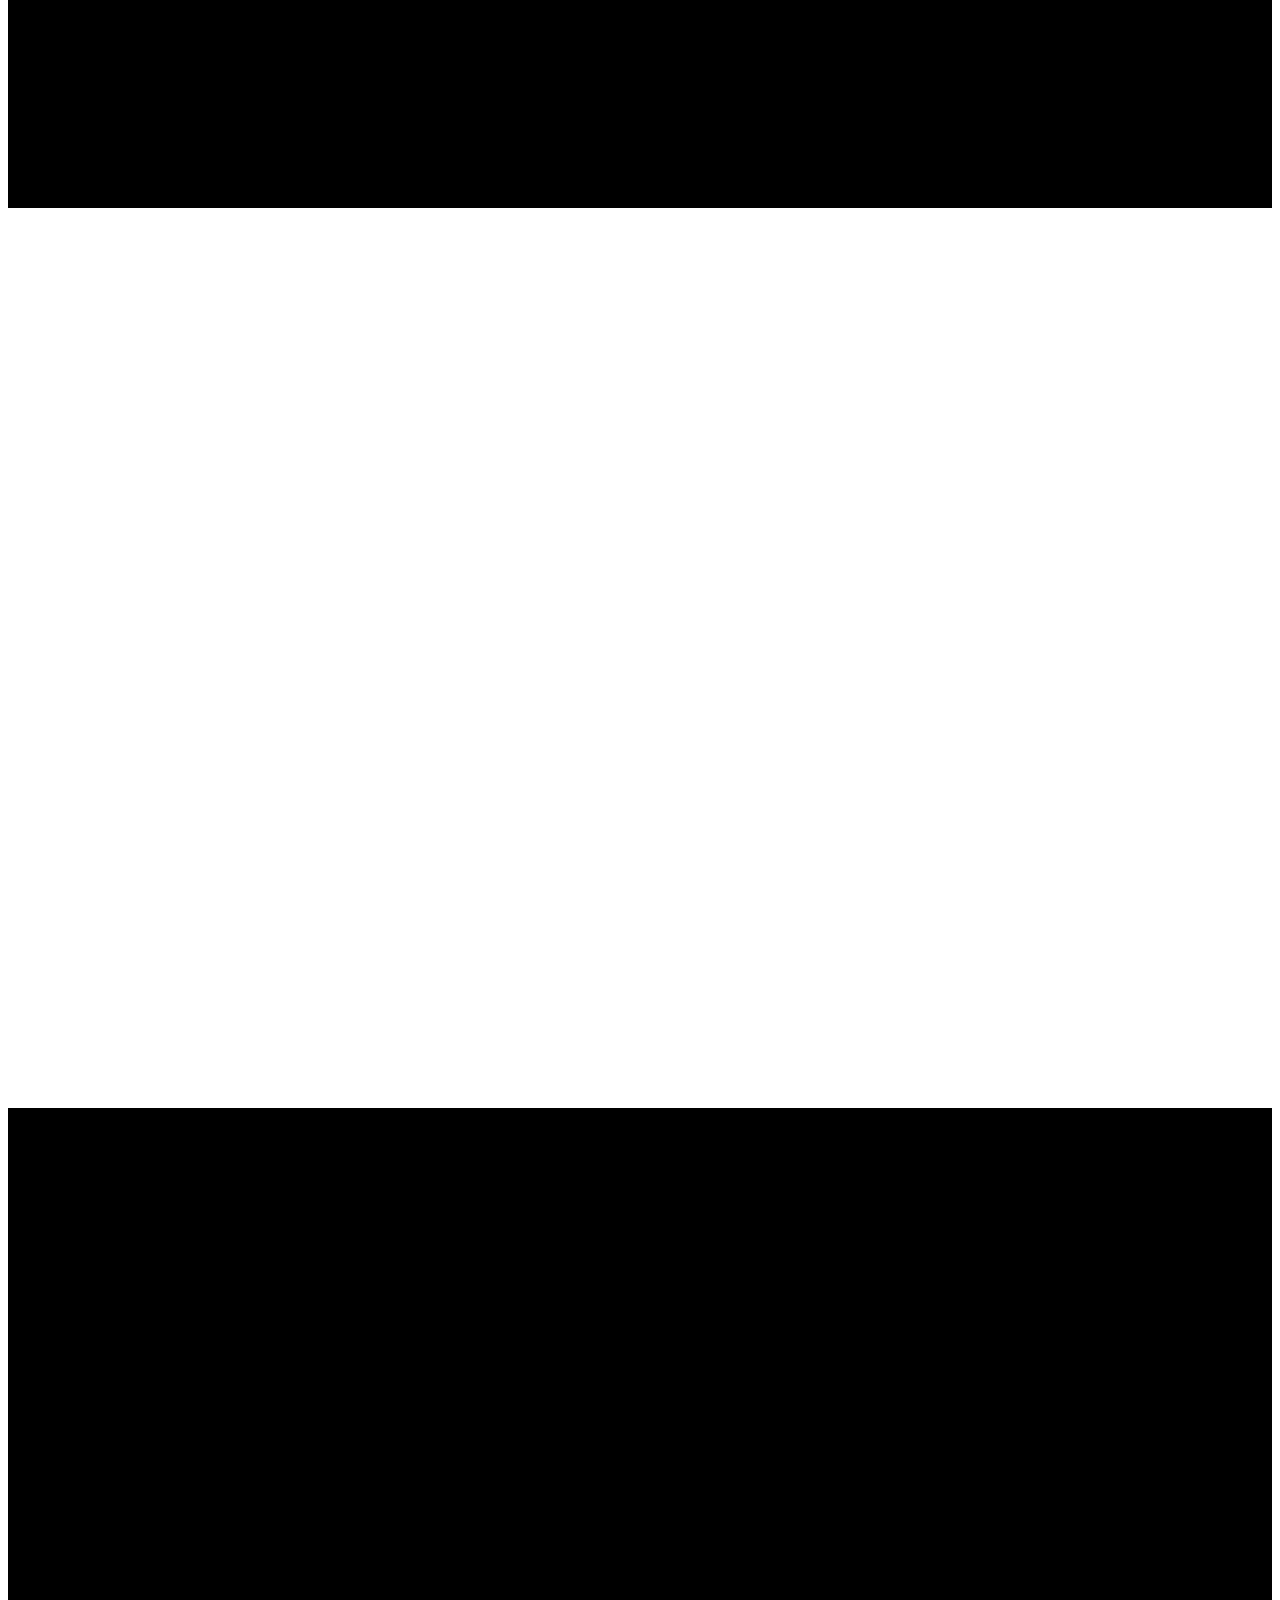
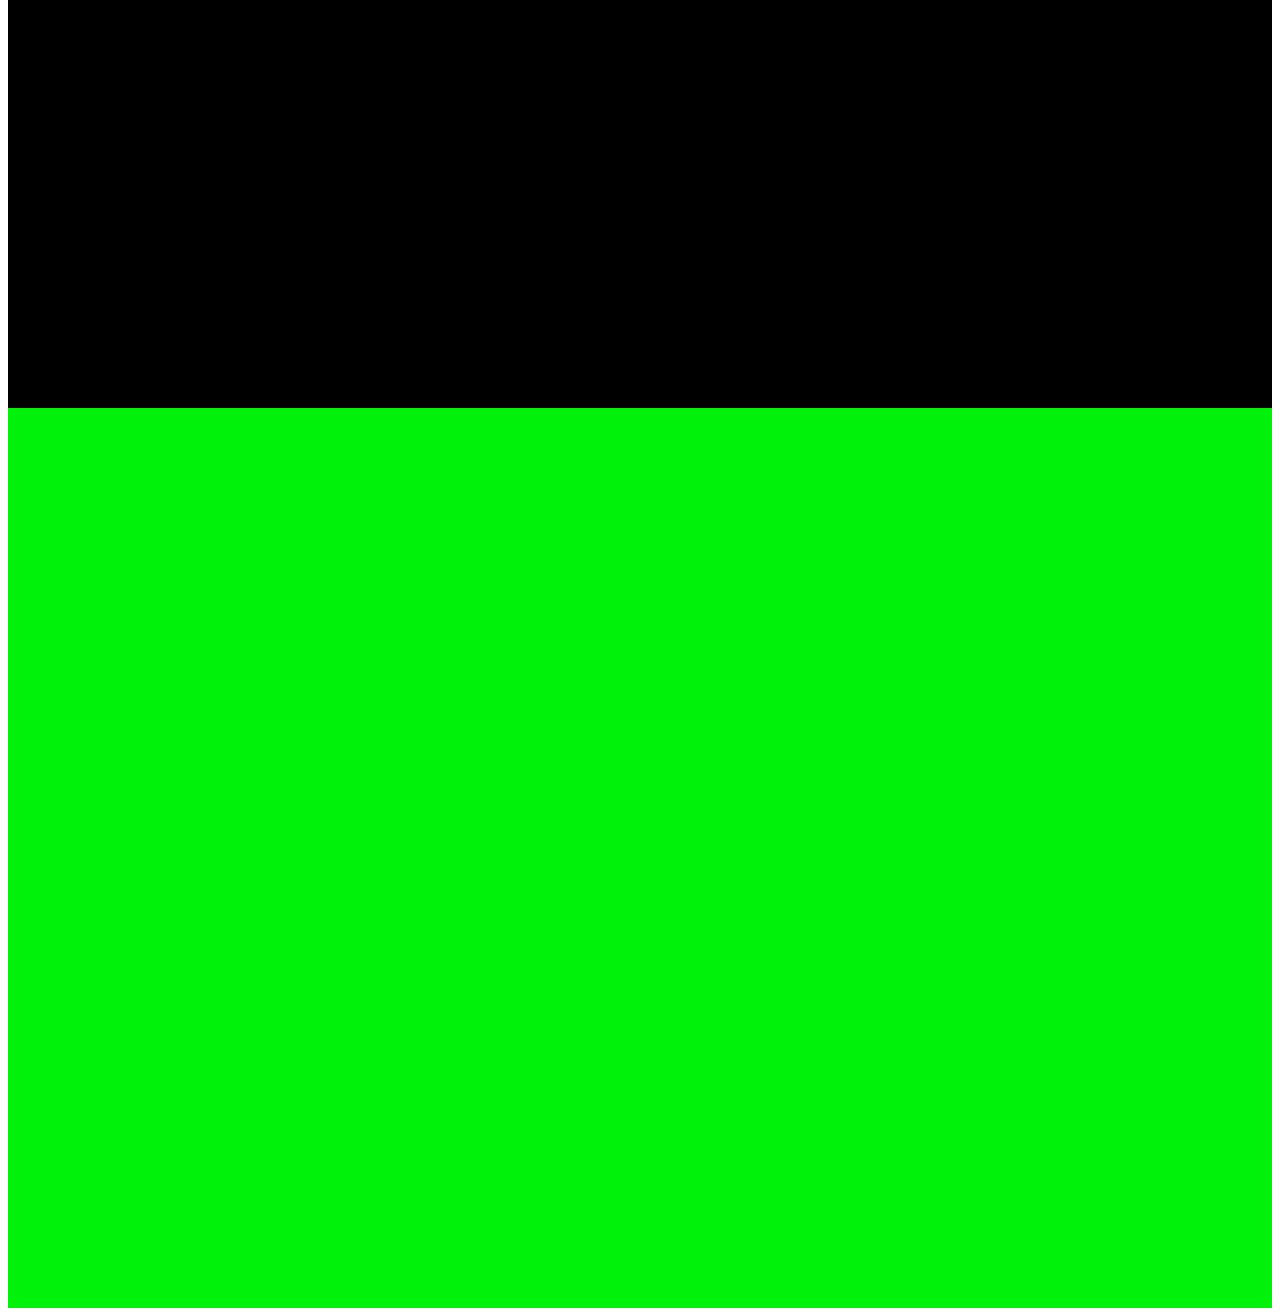
<file: the-pen-is-mightier-than-the-sword/index.html>
<!doctype html>
<html>

<head>
    <meta charset="utf-8">
    <title>The Pen is Mightier than the Sword</title>
    <link rel="stylesheet" href="style.css">
</head>

<body>
    <section></section>
    <section class="image2"></section>
    <section class="image3"></section>
    <section class="image4"></section>
    <section class="image5"></section>

    <footer>
        <a href="https://en.wikipedia.org/wiki/The_pen_is_mightier_than_the_sword" target="_blank">
            <img src="info.svg">
        </a>
    </footer>
</body>

</html>
</file>
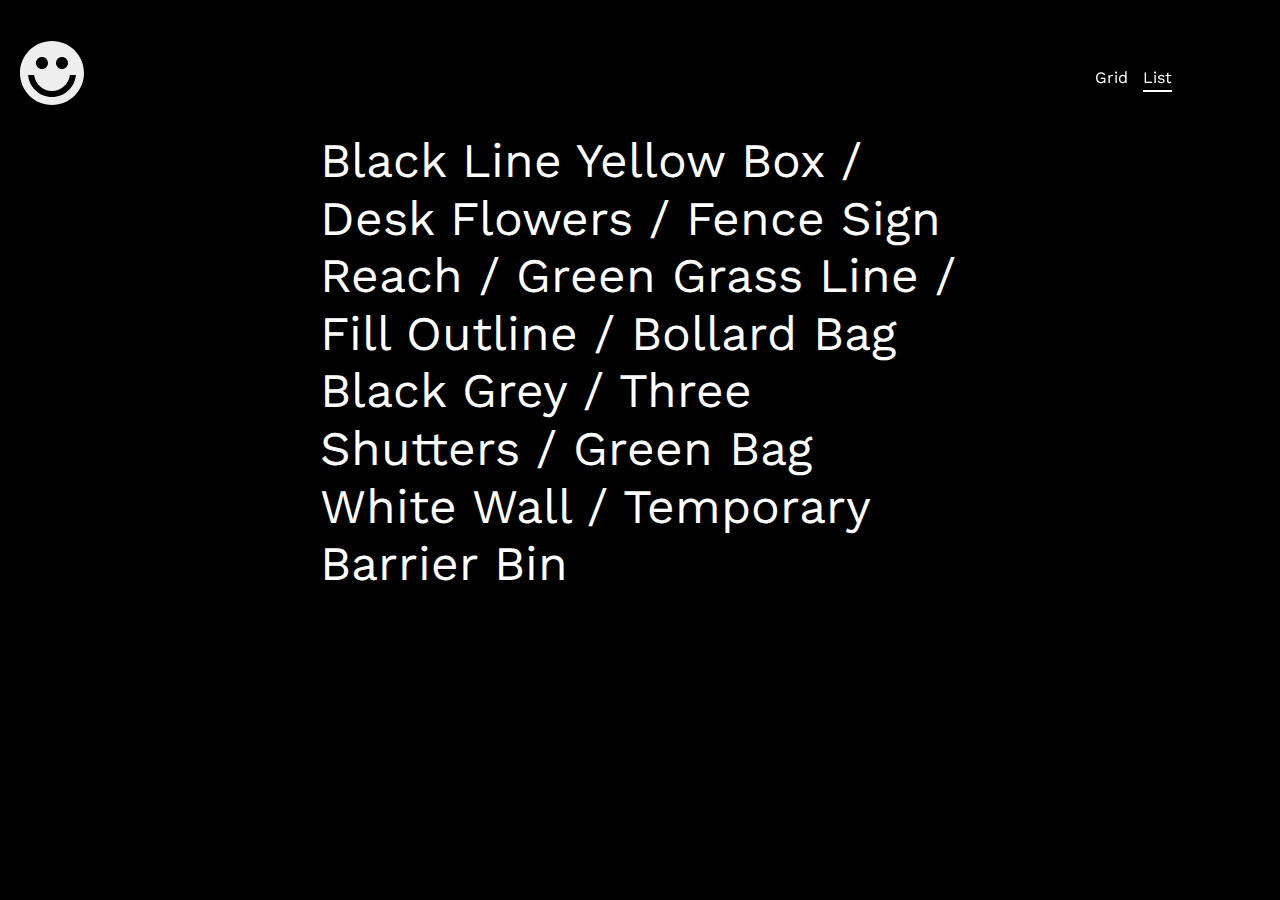
<file: boyce/list.html>
<!doctype html>
<html>

<head>
    <meta charset="utf-8">
    <title>Boyce</title>
    <link rel="stylesheet" href="style.css">
    <link href="https://fonts.googleapis.com/css?family=Work+Sans:400,500" rel="stylesheet">

</head>

<body>


    <header>
        <h1>
            <img src="logo.svg">
        </h1>
        <nav>
            <a href="index.html">Grid</a>
            <a class="selected" href="list.html">List</a>
        </nav>
    </header>

    <section class="list">
        <a>Black Line Yellow Box
    <img src="image_1.jpg"></a>
        <a>Desk Flowers <img src="image_2.jpg"></a>
        <a>Fence Sign Reach <img src="image_3.jpg"></a>
        <a>Green Grass Line <img src="image_4.jpg"></a>
        <a>Fill Outline <img src="image_5.jpg"></a>
        <a>Bollard Bag Black Grey <img src="image_6.jpg"></a>
        <a>Three Shutters <img src="image_7.jpg"></a>
        <a>Green Bag White Wall <img src="image_8.jpg"></a>
        <a>Temporary Barrier Bin <img src="image_9.jpg"></a>

    </section>
</body>

</html>
</file>
<file: boyce slideshow/_base.css>
html, body, div, span, applet, object, iframe,
h1, h2, h3, h4, h5, h6, p, blockquote, pre,
a, abbr, acronym, address, big, cite, code,
del, dfn, em, img, ins, kbd, q, s, samp,
small, strike, strong, sub, sup, tt, var,
b, u, i, center,
dl, dt, dd, ol, ul, li,
fieldset, form, label, legend,
table, caption, tbody, tfoot, thead, tr, th, td,
article, aside, canvas, details, embed,
figure, figcaption, footer, header, hgroup,
menu, nav, output, ruby, section, summary,
time, mark, audio, video {
  margin: 0;
  padding: 0;
  border: 0;
  font-size: 100%;
  font: inherit;
  vertical-align: baseline;
}

article, aside, details, figcaption, figure,
footer, header, hgroup, menu, nav, section {
  display: block;
}
body {
  line-height: 1;
}
ol, ul {
  list-style: none;
}
blockquote, q {
  quotes: none;
}
blockquote:before, blockquote:after,
q:before, q:after {
  content: '';
  content: none;
}
table {
  border-collapse: collapse;
  border-spacing: 0;
}

img, iframe {
  vertical-align: bottom;
  max-width: 100%;
}

input, textarea, select {
  font: inherit;
}

* {
  -webkit-box-sizing: border-box;
  -moz-box-sizing: border-box;
  box-sizing: border-box;
  -webkit-font-smoothing: antialiased;
  text-rendering: optimizeLegibility;
}
</file>
<file: boyce slideshow/_fonts.css>
@import url(//fonts.googleapis.com/css?family=Work+Sans:400);
</file>
<file: boyce slideshow/style.css>
body {
    font-family: Work Sans;
    font-size: 32px;
    line-height: 1.5;
    background: #000000;
    color: #ffffff;
}

.slideshow {
    position: relative;
    overflow: hidden;
    width: 100vw;
    height: 100vh;
}

.holder {
    position: relative;
    top: 0;
    left: 0;
    width: 10000vw;
    height: 100vh;
    transition: left 1s;
}

.holder div {
    float: left;
    width: 100vw;
    height: 100vh;
    background-position: center;
    background-repeat: no-repeat;
    background-size: cover;
    padding: 20px 30px;
}

.slide-1 {
    background-image: url(assets/boyce_1.jpg);
}

.slide-2 {
    background-image: url(assets/boyce_2.jpg);
}

.slide-3 {
    background-image: url(assets/boyce_3.jpg);
}

.slide-4 {
    background-image: url(assets/boyce_4.jpg);
}

.slide-5 {
    background-image: url(assets/boyce_5.jpg);
}

.steps {
    position: absolute;
    bottom: 30px;
    left: 0;
    width: 100%;
    overflow: hidden;
    text-align: center;
}

a {
    color: white;
    padding: 20px 30px;
    position: absolute;
    bottom: 0;
    text-decoration: none;
    z-index: 1;
}

.prev {
    left: 0;
}

.next {
    right: 0;
}
</file>
<file: boyce/style.css>
body {
    font-family: Work Sans;
    font-size: 16px;
    background-color: black;
    color: white;
    padding-top: 104px;
    /*   to create space for our fixed header to sit inside of */
}

h1 {}

header nav a {
    margin-left: 10px;
    transition: 0.3s ease-in;
    border-bottom: solid 2px rgba(0, 0, 0, 0);
    padding-bottom: 3px;
}

a {
    color: white;
    text-decoration: none;
}

header h1 {
    width: 64px;
}


/* sometimes when you have images inside of tags you have float issues so that's why you have to specifically set the width */


/*  add a header selector and give it a property of overflow so it's aware of its height and realize the floating header inside of it. */

header {
    display: flex;
    justify-content: space-between;
    /*   justifies elements to right and left and does space between */
    align-items: center;
    position: fixed;
    top: 0;
    left: 0;
    /*   because we wwant it to display at the top left */
    width: 90%;
    padding: 20px;
    z-index: 2;
}

header nav a:hover {
    border-color: #555;
}

.selected {
    border-color: white;
}


/* inline-block gives us the best of both inline and block elements, allowing us to stack them side by side and also align our elements vertically in the row.  */


/* this is for the section holding the divs */

.photos {
    display: flex;
    flex-wrap: wrap;
    align-items: flex-end;
    /*   align to the bottom of each row ^^  */
    max-width: 960px;
    margin-left: auto;
    margin-right: auto;
    padding-left: 10px;
    padding-right: 10px;
    justify-content: center;
}

.photo img {
    width: 320px;
    margin: 10px;
    /*   vertical-align: top; */
    /*   use vertical align to align by bottom, middle, top with inline block */
    position: relative;
}

.photo {
    position: relative;
}

.small {
    width: 220px;
}

.large {
    width: 400px;
}

.overlay {
    position: absolute;
    width: 100%;
    height: 100%;
    background-color: rgba(0, 0, 0, 0.7);
    opacity: 0;
    transition: opacity 0.3s;
}

.photo h2 {
    position: absolute;
    left: -15px;
    top: -15px;
    font-size: 32px;
    line-height: 1.2;
}

.photo:hover .overlay {
    opacity: 1;
    z-index: 2;
}

.photo img {
    transition: filter 0.3s;
}

.photo:hover img {
    filter: grayscale(100%);
}

footer {
    display: flex;
    justify-content: space-between;
    align-items: center;
    padding: 20px;
}

footer nav a {
    width: 16px;
    display: inline-block;
    margin-left: 5px;
    /*   so they don't stack on top of eachother */
}

.list a img {
    opacity: 0;
    position: fixed;
    top: 50%;
    left: 50%;
    transform: translate(-50%, -50%);
    max-width: 500px;
    pointer-events: none;
    /*   this tells the browser to ignore any default mouse interactions on this image */
    transition: opacity .3s;
}

.list {
    max-width: 640px;
    margin-left: auto;
    margin-right: auto;
    font-size: 48px;
    line-height: 1.2;
    margin-top: 20px;
}


/* pseudo element allows us to insert content before and after an element. */

.list a:after {
    content: '/';
}

.list a:last-child:after {
    content: '';
}

.list a:hover img {
    opacity: 1;
}

@media (max-width: 720px) {
    .list {
        font-size: 35px;
        padding: 30px 30px;
    }
}

@media (max-width: 450px) {
    .list {
        font-size: 29px;
        padding: 30px 30px;
    }
}

.namehelp {
    font-size: 30px;
    margin-left: auto;
    margin-right: auto;
    text-align: center;
}
</file>
<file: lola/style.css>
body {
    font-family: Work Sans;
    font-size: 18px;
    line-height: 1.3;
}

h2 {
    font-size: 80px;
}

h3 {
    font-size: 36px;
}

header {
    background-color: #2f6a49;
    overflow: hidden;
    padding: 20px;
    line-height: 1.2;
}

header h1 {
    width: 140px;
    float: left;
}

header nav {
    float: right;
}

header nav a {
    color: white;
    text-decoration: none;
    margin-right: 20px;
}

.hero h2 {
    width: 800px;
    margin-bottom: 10px;
    margin-left: auto;
    margin-right: auto;
    font-weight: 500;
    color: #fe5504;
    text-align: center;
}

.hero {
    background-image: url(header-background.svg);
    background-size: cover;
    background-position: 50% 50%;
    padding-top: 275px;
    padding-bottom: 255px;
}

#about {
    background-color: #ffb6c4;
    width: 100%;
    text-align: center;
}

#about p {
    width: 800px;
    margin-left: auto;
    margin-right: auto;
    color: #2f6a49;
    font-weight: 500;
}

#about h3 {
    padding-top: 50px;
    margin-bottom: 15px;
    color: #2f6a49;
}

#about p {
    font-size: 26px;
    padding-bottom: 75px;
}

#food img {
    float: right;
    width: 50%;
}

#food {
    overflow: hidden;
    background-color: #ffd400;
}

.fooddiv {
    width: 50%;
    float: left;
    padding: 60px 80px 50px 80px;
    color: #2F6A49;
}

.fooddiv p {
    width: 400px;
}

.fooddiv p:first-child {
    font-size: 26px;
    margin-bottom: 30px;
}

.quote {
    background-color: #ffd7b3;
    width: 100%;
    color: #2F6A49;
}

.quote p {
    width: 700px;
    text-align: center;
    margin-left: auto;
    margin-right: auto;
    padding-top: 100px;
    padding-bottom: 100px;
    font-size: 36px;
}

.image img {
    width: 33.33%;
    float: left;
}

#find-us {
    background-color: #2f6a49;
    overflow: hidden;
    width: 100%;
}

#find-us div {
    float: left;
    width: 33.333%;
    padding: 50px;
}

#find-us .directions p {
    width: 250px;
    margin: 20px auto 20px auto;
}

#find-us .map {
    text-align: center;
}

#find-us img {
    width: 280px;
    border-radius: 100%;
}

#find-us p {
    color: #ffb6c4;
    text-align: center;
    margin-bottom: 20px;
}

#find-us .openingtimes p {
    width: 200px;
    margin: 20px auto 20px auto;
}

.logo p {
    color: #2F6A49;
    padding-bottom: 60px;
}

.logo {
    padding: 40px 20px 100px 20px;
    text-align: center;
}

.logo img {
    width: 150px;
    margin: 50px;
}

footer {
    background-color: #FFB6C4;
    padding: 20px;
    overflow: hidden;
}

footer img {
    width: 140px;
    float: left;
}

footer p {
    float: right;
    margin-top: 4px;
    color: #2f6a49;
}

@media (max-width:430px) {
    header nav {
        float: left;
        margin-top: 15px;
    }
    header {
        padding: 15px;
    }
    .hero h2 {
        font-size: 30px;
        width: 270px;
    }
    .hero {
        padding: 125px 0 125px 0;
    }
    #about p {
        width: 270px;
        font-size: 16px;
    }
    .fooddiv p {
        width: 270px;
        text-align: center;
    }
    #food img {
        width: 100%;
    }
    .quote p {
        width: 270px;
        font-size: 30px;
        color: #2F6A49;
        font-weight: 500;
        padding: 40px 0 50px 0;
    }
    .image img {
        width: 100%;
    }
    #find-us div {
        width: 100%;
        padding: 30px;
    }
    #find-us p {
        width: 250px;
        margin-bottom: 0;
    }
    #find-us img {
        width: 200px;
    }
    #find-us p {
        color: #ffb6c4;
        text-align: center;
        margin-bottom: 20px;
    }
    .logo p {
        padding-bottom: 15px;
        padding-top: 30px;
    }
    .logo {
        padding: 0 0 50px 0;
    }
    .logo img {
        width: 100px;
        margin: 25px;
    }
}

@media (max-width:430px) {
    header nav {
        float: left;
        margin-top: 15px;
    }
    header {
        padding: 15px;
    }
    .hero h2 {
        font-size: 30px;
        width: 270px;
    }
    .hero {
        padding: 125px 0 125px 0;
    }
    #about p {
        width: 270px;
        font-size: 16px;
    }
    .fooddiv p {
        width: 270px;
        text-align: center;
    }
    #food img {
        width: 100%;
    }
    .quote p {
        width: 270px;
        font-size: 30px;
        color: #2F6A49;
        font-weight: 500;
        padding: 40px 0 50px 0;
    }
    .image img {
        width: 100%;
    }
    #find-us div {
        width: 100%;
        padding: 30px;
    }
    #find-us p {
        width: 250px;
        margin-bottom: 0;
    }
    #find-us img {
        width: 200px;
    }
    #find-us p {
        color: #ffb6c4;
        text-align: center;
        margin-bottom: 20px;
    }
    .logo p {
        padding-bottom: 15px;
        padding-top: 30px;
    }
    .logo {
        padding: 0 0 50px 0;
    }
    .logo img {
        width: 100px;
        margin: 25px;
    }
}

@media (max-width:414px) {
    header nav {
        float: left;
        margin-top: 15px;
    }
    header {
        padding: 15px;
    }
    .hero h2 {
        font-size: 30px;
        width: 270px;
    }
    .hero {
        padding: 125px 0 125px 0;
    }
    #about p {
        width: 270px;
        font-size: 16px;
    }
    .fooddiv p {
        width: 270px;
        text-align: center;
    }
    #food img {
        width: 100%;
    }
    .quote p {
        width: 270px;
        font-size: 30px;
        color: #2F6A49;
        font-weight: 500;
        padding: 40px 0 50px 0;
    }
    .image img {
        width: 100%;
    }
    #find-us div {
        width: 100%;
        padding: 30px;
    }
    #find-us p {
        width: 250px;
        margin-bottom: 0;
    }
    #find-us img {
        width: 200px;
    }
    #find-us p {
        color: #ffb6c4;
        text-align: center;
        margin-bottom: 20px;
    }
    .logo p {
        padding-bottom: 15px;
        padding-top: 30px;
    }
    .logo {
        padding: 0 0 50px 0;
    }
    .logo img {
        width: 100px;
        margin: 25px;
    }
}

@media (max-width:376px) {
    header nav {
        float: left;
        margin-top: 15px;
    }
    header {
        padding: 15px;
    }
    .hero h2 {
        font-size: 30px;
        width: 270px;
    }
    .hero {
        padding: 125px 0 125px 0;
    }
    #about p {
        width: 270px;
        font-size: 16px;
    }
    .fooddiv p {
        width: 270px;
        text-align: center;
    }
    #food img {
        width: 100%;
    }
    .quote p {
        width: 270px;
        font-size: 30px;
        color: #2F6A49;
        font-weight: 500;
        padding: 40px 0 50px 0;
    }
    .image img {
        width: 100%;
    }
    #find-us div {
        width: 100%;
        padding: 30px;
    }
    #find-us p {
        width: 250px;
        margin-bottom: 0;
    }
    #find-us img {
        width: 200px;
    }
    #find-us p {
        color: #ffb6c4;
        text-align: center;
        margin-bottom: 20px;
    }
    .logo p {
        padding-bottom: 15px;
        padding-top: 30px;
    }
    .logo {
        padding: 0 0 50px 0;
    }
    .logo img {
        width: 100px;
        margin: 25px;
    }
}
</file>
<file: patio/style.css>
body {
    font-family: 'Lora', serif;
    font-size: 18px;
    color: #ffffff;
    background-image: url(background.svg);
    max-width: 640px;
    /*   it'll stop growing when the width reaches 640 px , then it'll stop growing. good way to make websites responsive by default*/
    line-height: 1.5;
    /*  add margin to create space outside elements.  */
    margin-left: auto;
    margin-right: auto;
    /* figures out how much margin needed on right and left */
}

header {
    background-color: #ffffff;
    /*   to push the edges of the box away from the content we can use padding...
    it's whats used to create space around the outside of our content. this is a fundamental of box
    model of css*/
    padding: 40px;
}

nav {
    background-color: #f05d5d;
    padding: 20px 40px 20px 40px;
}

nav a {
    color: #ffffff;
    text-decoration: none;
    margin-right: 15px;
    /*    create space b/w links */
}

nav a:hover {
    color: #5000ff;
    border-bottom: solid 2px #ffffff;
}

section {
    background-color: #5000ff;
    padding: 40px;
}

h2 {
    font-size: 32px;
    line-height: 1.2;
    /*   line-height is calculated by line-height * font-size */
}

.image img {
    padding: 0;
    width: 100%;
}

blockquote {
    font-size: 32px;
    line-height: 1.2;
    font-style: italic;
    /*   want to create some space above and below the blockquote */
    margin-top: 40px;
    margin-bottom: 40px;
}

.map {
    width: 100%;
}

.contact p {
    margin-top: 20px;
}

.contact a {
    color: #ffffff;
    text-decoration: none;
    border-bottom: solid 2px #f05d5d;
    padding-bottom: 1px;
}

@media (max-width: 740px) {
    section,
    header {
        padding: 20px;
    }
    nav {
        padding: 10px 20px 10px 20px;
    }
    h2,
    blockquote {
        font-size: 24px;
    }
    body {
        padding: 0;
        font-size: 16px;
    }
    nav a {
        display: block;
        /*     force nav links to take up all space and go on top of each other */
    }
    nav a:hover {
        border: none;
    }
    blockquote {
        margin-top: 20px;
        margin-bottom: 20px;
    }
}
</file>
<file: sally-hart lightbox/style.css>
body {
  font-family: Helvetica;
  font-size: 16px;
  line-height: 1.5;
  color: #444444;
  margin: 50px auto 100px auto;
  max-width: 800px;
  text-align: center;
}

header {
  margin: 0 0 50px 0;
}

h1 {
  font-size: 48px;
  line-height: 1.3;
  margin: 0;
}

h2 {
  font-size: 14px;
  font-weight: 400;
  margin: 0;
}

article {
  overflow: hidden;
}

.photos{
  display: flex;
  flex-wrap: wrap;
  padding: 0 20px;
}
a {
  width: 50%;
  padding: 10px;
  transition: border-color 0.5s;
}


.modal-background{
  position: fixed;
  top: 0;
  left: 0;
  width: 100%;
  height: 100%;
  background-color: rgba(0,0,0,0.75);
}

.modal-close{
  position: fixed;
  right: 20px;
  top: 20px;
  color: white;
  padding: 20px 25px;
/*   adds size to clickable part of the element */
  cursor: pointer;
}

.modal-content{
  position: fixed;
  top: 50%;
  left: 50%;
  width: 90%;
  max-width: 760px;
  transform: translate(-50%, -50%);
}

.modal{
  display: none;
}


@media (max-width: 520px){
  .photos a{
    width: 100%;
    padding: 0;
    margin-bottom: 40px;
  }
}
</file>
<file: sally-hart/style.css>
body {
    font-family: 'Raleway', sans-serif;
    font-size: 16px;
    color: white;
    background-color: #004d9d;
}

a {
    color: white;
    text-decoration: none;
}

section {
    height: 100vh;
    background-image: url(sally_1.jpg);
    background-size: cover;
    background-attachment: fixed;
    /*  fix background to viewport  */
}

header {
    position: fixed;
    top: 20px;
    left: 20px;
}

footer {
    position: fixed;
    bottom: 20px;
    left: 20px;
}

h1 {
    font-size: 24px;
    font-weight: 700;
    margin-bottom: 5px;
}

footer a {
    margin-right: 5px;
}

a:hover {
    color: pink;
}

.image2 {
    background-image: url(sally_2.jpg);
}

.image3 {
    background-image: url(sally_3.jpg);
}

.image4 {
    background-image: url(sally_4.jpg);
}
</file>
<file: source/style.css>
@import url('https://fonts.googleapis.com/css?family=Space+Mono');
body {
    font-family: 'Space Mono', monospace;
    background-color: #000000;
    color: #ffffff;
    margin-top: 150px;
    margin-left: 100px;
    margin-right: 100px;
    margin-bottom: 150px;
    font-size: 14px;
    line-height: 1.5;
}

h1 {
    margin-bottom: 175px;
}

section p {
    max-width: 350px;
}

.image1 {
    max-width: 1200px;
    margin-top: 80px;
    margin-bottom: 100px;
}

.image2 img {
    max-width: 630px;
    margin-bottom: 20px;
}

.image2 p {
    background-color: white;
    color: black;
    max-width: 630px;
    padding: 10px 20px 10px 20px;
}

.widerange {
    margin-top: 100px;
    max-width: 350px;
    margin-bottom: 100px;
}

.image3 img {
    margin-bottom: 20px;
    max-width: 1100px;
}

.image3 p {
    background-color: white;
    color: black;
    padding: 10px 20px 10px 20px;
    max-width: 1100px;
}

.image4 {
    margin-top: 100px;
}

.image4 img {
    max-width: 1200px;
}

h2 {
    max-width: 1100px;
    margin-bottom: 50px;
    margin-top: 100px;
    font-size: 24px;
    line-height: 1.5;
    padding-bottom: 30px;
    border-bottom: solid 2px #ffffff;
}

.further {
    margin-top: 50px;
    max-width: 350px;
    margin-bottom: 80px;
}

footer {
    background-color: #1A1A1A;
    padding: 30px;
    max-width: 1100px;
}

footer a {
    color: #4c4c4c;
    margin-bottom: 20px;
    margin-right: 40px;
    text-decoration: underline;
}

footer p {
    margin-bottom: 10px;
}

.links {
    margin-top: 50px;
}

@media (max-width: 740px) {
    body {
        margin-left: 30px;
        margin-right: 30px;
        font-size: 12px;
        margin-top: 30px;
    }
    img {
        max-width: 100%;
    }
    .image2 img,
    .image3 img,
    .image4 img {
        max-width: 100%;
    }
    h2 {
        font-size: 12px;
    }
    h1,
    .image1,
    .image2,
    .image3,
    .image4,
    .widerange {
        margin-top: 50px;
        margin-bottom: 50px;
    }
    footer a {
        display: block;
    }
    footer {
        padding: 30px;
        margin: 0;
        width: 100%;
    }
}
</file>
<file: the-pen-is-mightier-than-the-sword/style.css>
section {
    height: 100vh;
    width: 100%;
    background-image: url(the-pen.svg);
    background-size: cover;
    background-attachment: fixed;
    background-position: center;
}

.image2 {
    background-image: url(is-mightier.svg);
    background-color: black;
}

.image3 {
    background-image: url(than.svg);
}

.image4 {
    background-image: url(the-sword.svg);
    background-color: black;
}

.image5 {
    background-image: url(end.svg);
    background-color: #00f10a;
}

footer img {
    width: 40px;
    bottom: 30px;
    position: fixed;
    bottom: 30px;
    left: 50%;
    width: 40px;
    margin-left: -20px;
}
</file>
